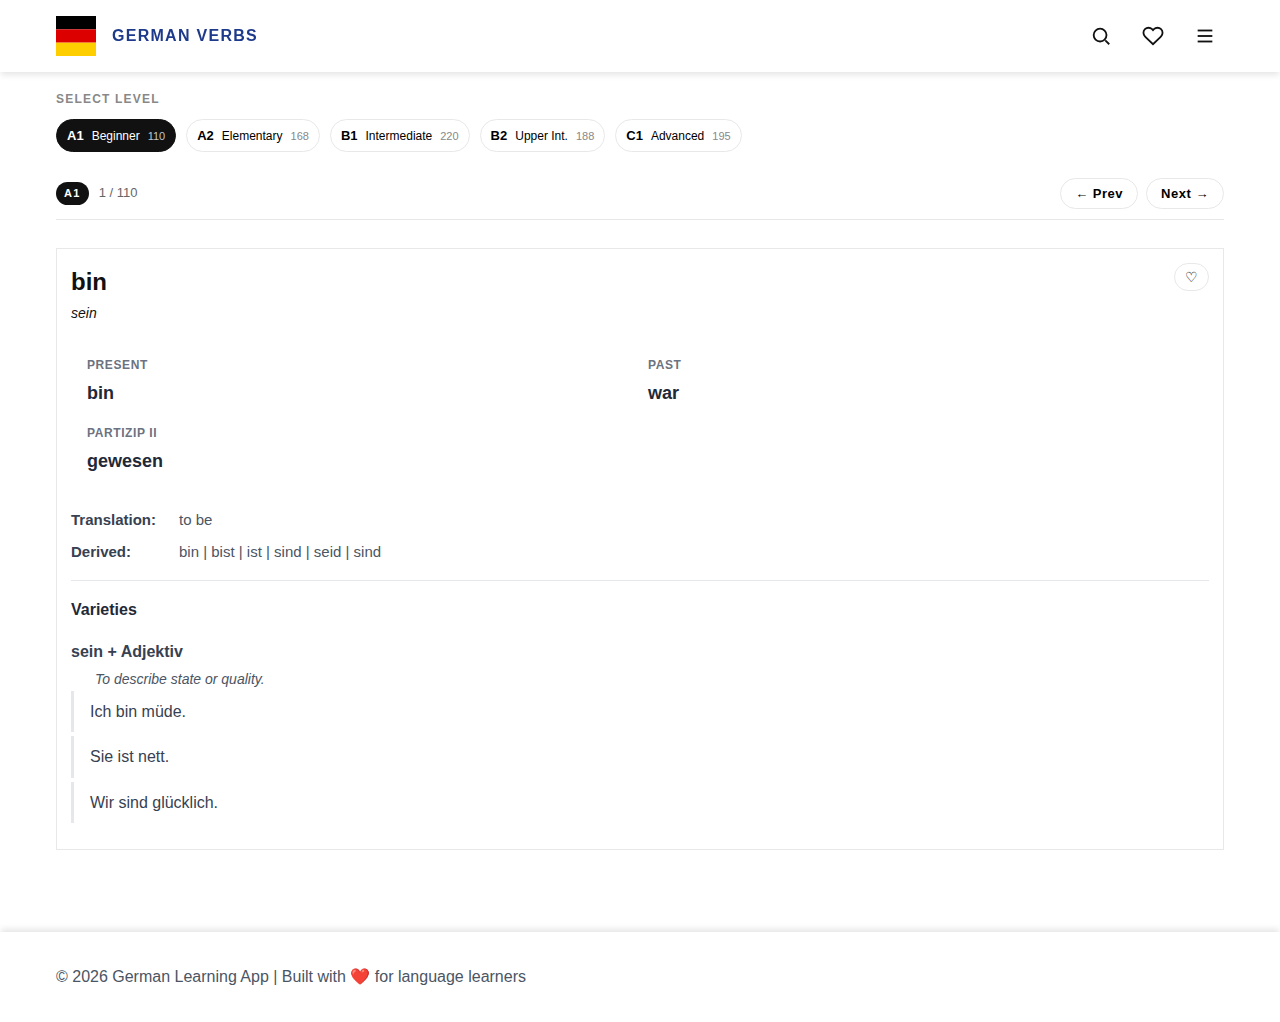
<file: index.html>
<!DOCTYPE html>
<html lang="en">
<head>
  <meta charset="UTF-8">
  <meta name="viewport" content="width=device-width, initial-scale=1.0">
  <title>German Verbs Learning App</title>
  <link rel="stylesheet" href="style.css">
  <link rel="icon" href="data:image/svg+xml,<svg xmlns=%22http://www.w3.org/2000/svg%22 viewBox=%220 0 100 100%22><text y=%22.9em%22 font-size=%2290%22>🇩🇪</text></svg>">
</head>
<body>
  <header class="main-header">
    <div class="container">
      <div class="header-content">
        <div class="logo">
          <svg width="40" height="40" viewBox="0 0 40 40" fill="none" xmlns="http://www.w3.org/2000/svg">
            <rect width="40" height="13.33" fill="#000"/>
            <rect y="13.33" width="40" height="13.33" fill="#DD0000"/>
            <rect y="26.67" width="40" height="13.33" fill="#FFCE00"/>
          </svg>
          <h1>German Verbs</h1>
        </div>
        <div class="header-actions">
          <button class="icon-btn" id="btnGlobalSearch" type="button" aria-label="Search">
            <svg viewBox="0 0 24 24" width="22" height="22" fill="none" stroke="currentColor" stroke-width="2"><circle cx="11" cy="11" r="7"></circle><path d="M21 21l-4.3-4.3"></path></svg>
          </button>
          <button class="icon-btn" id="btnSaved" type="button" aria-label="Saved words">
            <svg viewBox="0 0 24 24" width="22" height="22" fill="none" stroke="currentColor" stroke-width="2"><path d="M20.8 4.6a5.5 5.5 0 0 0-7.8 0L12 5.6l-1-1a5.5 5.5 0 0 0-7.8 7.8l1 1L12 21l7.8-7.6 1-1a5.5 5.5 0 0 0 0-7.8z"></path></svg>
          </button>
          <button class="icon-btn menu-btn" type="button" aria-label="Menu" aria-expanded="false">
            <svg viewBox="0 0 24 24" width="22" height="22" fill="none" stroke="currentColor" stroke-width="2"><path d="M4 6h16"></path><path d="M4 12h16"></path><path d="M4 18h16"></path></svg>
          </button>
        </div>
      </div>
    </div>
  </header>

  <div class="drawer-backdrop" hidden></div>
  <aside class="drawer" hidden>
    <div class="drawer-top">
      <div class="drawer-title">Menu</div>
      <button class="icon-btn drawer-close" type="button" aria-label="Close">
        <svg viewBox="0 0 24 24" width="22" height="22" fill="none" stroke="currentColor" stroke-width="2"><path d="M18 6L6 18"></path><path d="M6 6l12 12"></path></svg>
      </button>
    </div>
    <nav class="drawer-nav">
      <a href="index.html" class="drawer-link drawer-link--active">🔤 Verbs</a>
      <a href="nouns.html" class="drawer-link">📦 Nouns</a>
      <a href="adjectives.html" class="drawer-link">🎨 Adjectives</a>
      <a href="adverbs.html" class="drawer-link">💨 Adverbs</a>
      <a href="practice.html" class="drawer-link">✅ Practice</a>
      <a href="grammar.html" class="drawer-link">📖 Grammar</a>
    </nav>
    <div class="drawer-section">
      <div class="drawer-section-title">Review</div>
      <button class="drawer-chip" id="btnMarkLearned" type="button">Mark learned</button>
      <button class="drawer-chip" id="btnMarkUnlearned" type="button">Mark not learned</button>
      <details class="drawer-acc" open><summary>Learned</summary><div id="drawerLearnedList" class="drawer-list"></div></details>
      <details class="drawer-acc"><summary>Not learned</summary><div id="drawerUnlearnedList" class="drawer-list"></div></details>
    </div>
  </aside>

  <div class="modal" id="globalSearchModal" hidden>
    <div class="modal__backdrop" data-close="globalSearchModal"></div>
    <div class="modal__panel">
      <div class="modal__top"><div class="modal__title">Search Verbs</div><button class="icon-btn" data-close="globalSearchModal" aria-label="Close">✕</button></div>
      <input id="globalSearchInput" class="modal__input" placeholder="Type to search…" />
      <div id="globalSearchResults" class="modal__results"></div>
    </div>
  </div>

  <div class="modal" id="savedModal" hidden>
    <div class="modal__backdrop" data-close="savedModal"></div>
    <div class="modal__panel">
      <div class="modal__top"><div class="modal__title">Saved Words</div><button class="icon-btn" data-close="savedModal" aria-label="Close">✕</button></div>
      <div id="savedResults" class="modal__results"></div>
    </div>
  </div>

  <main class="main-content">
    <div class="container">
      <section class="level-section">
        <h3>Select Level</h3>
        <div class="level-buttons">
          <button class="level-btn active" data-level="a1"><span class="level-badge">A1</span><span class="level-name">Beginner</span><span class="level-count" id="count-a1">0</span><div class="level-dropdown" id="dropdown-a1"></div></button>
          <button class="level-btn" data-level="a2"><span class="level-badge">A2</span><span class="level-name">Elementary</span><span class="level-count" id="count-a2">0</span><div class="level-dropdown" id="dropdown-a2"></div></button>
          <button class="level-btn" data-level="b1"><span class="level-badge">B1</span><span class="level-name">Intermediate</span><span class="level-count" id="count-b1">0</span><div class="level-dropdown" id="dropdown-b1"></div></button>
          <button class="level-btn" data-level="b2"><span class="level-badge">B2</span><span class="level-name">Upper Int.</span><span class="level-count" id="count-b2">0</span><div class="level-dropdown" id="dropdown-b2"></div></button>
          <button class="level-btn" data-level="c1"><span class="level-badge">C1</span><span class="level-name">Advanced</span><span class="level-count" id="count-c1">0</span><div class="level-dropdown" id="dropdown-c1"></div></button>
        </div>
      </section>
      <section class="verbs-section">
        <div id="verbs-list" class="verbs-list"></div>
      </section>
    </div>
  </main>

  <footer class="main-footer"><div class="container"><p>&copy; 2026 German Learning App | Built with ❤️ for language learners</p></div></footer>

  <script src="shared.js"></script>
  <script>
    const menuBtn=document.querySelector(".menu-btn"),drawer=document.querySelector(".drawer"),backdrop=document.querySelector(".drawer-backdrop"),closeBtn=document.querySelector(".drawer-close");
    function openMenu(){drawer.hidden=false;backdrop.hidden=false;menuBtn?.setAttribute("aria-expanded","true");}
    function closeMenu(){drawer.hidden=true;backdrop.hidden=true;menuBtn?.setAttribute("aria-expanded","false");}
    menuBtn?.addEventListener("click",openMenu);closeBtn?.addEventListener("click",closeMenu);backdrop?.addEventListener("click",closeMenu);
    SharedApp.initSavedModal();
  </script>
  <script type="module" src="app.js"></script>
</body>
</html>
</file>
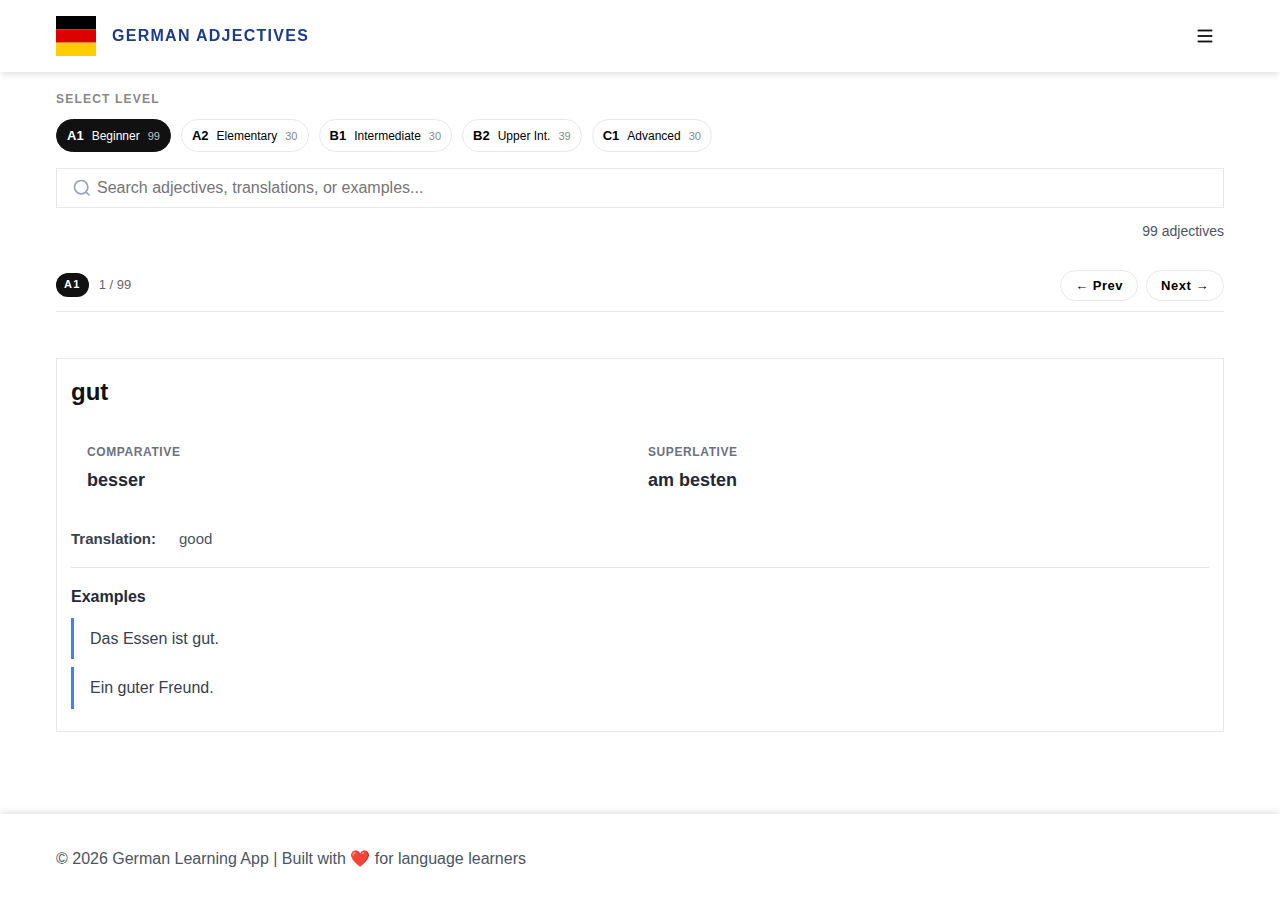
<file: adjectives.html>
<!DOCTYPE html>
<html lang="en">
<head>
  <meta charset="UTF-8" />
  <meta name="viewport" content="width=device-width, initial-scale=1.0" />
  <title>German Adjectives Learning App</title>
  <link rel="stylesheet" href="style.css" />
  <link rel="icon" href="data:image/svg+xml,<svg xmlns=%22http://www.w3.org/2000/svg%22 viewBox=%220 0 100 100%22><text y=%22.9em%22 font-size=%2290%22>🇩🇪</text></svg>">
</head>
<body>
  <header class="main-header">
    <div class="container">
      <div class="header-content">
        <div class="logo">
          <svg width="40" height="40" viewBox="0 0 40 40" fill="none" xmlns="http://www.w3.org/2000/svg">
            <rect width="40" height="13.33" fill="#000"/>
            <rect y="13.33" width="40" height="13.33" fill="#DD0000"/>
            <rect y="26.67" width="40" height="13.33" fill="#FFCE00"/>
          </svg>
          <h1>German Adjectives</h1>
        </div>
        <div class="header-actions">
          <button class="icon-btn menu-btn" type="button" aria-label="Menu" aria-expanded="false">
            <svg viewBox="0 0 24 24" width="22" height="22" fill="none" stroke="currentColor" stroke-width="2">
              <path d="M4 6h16"></path><path d="M4 12h16"></path><path d="M4 18h16"></path>
            </svg>
          </button>
        </div>
      </div>
    </div>
  </header>

  <div class="drawer-backdrop" hidden></div>
  <aside class="drawer" hidden>
    <div class="drawer-top">
      <div class="drawer-title">Menu</div>
      <button class="icon-btn drawer-close" type="button" aria-label="Close menu">
        <svg viewBox="0 0 24 24" width="22" height="22" fill="none" stroke="currentColor" stroke-width="2">
          <path d="M18 6L6 18"></path><path d="M6 6l12 12"></path>
        </svg>
      </button>
    </div>
    <nav class="drawer-nav">
      <a href="index.html" class="drawer-link">🔤 Verbs</a>
      <a href="nouns.html" class="drawer-link">📦 Nouns</a>
      <a href="adjectives.html" class="drawer-link drawer-link--active">🎨 Adjectives</a>
      <a href="adverbs.html" class="drawer-link">💨 Adverbs</a>
      <a href="practice.html" class="drawer-link">✅ Practice</a>
      <a href="grammar.html" class="drawer-link">📖 Grammar</a>
    </nav>
    <div class="drawer-section">
      <div class="drawer-section-title">Review</div>
      <button class="drawer-chip" id="btnMarkLearned" type="button">Mark learned</button>
      <button class="drawer-chip" id="btnMarkUnlearned" type="button">Mark not learned</button>
      <details class="drawer-acc" open>
        <summary>Learned</summary>
        <div id="drawerLearnedList" class="drawer-list"></div>
      </details>
      <details class="drawer-acc">
        <summary>Not learned</summary>
        <div id="drawerUnlearnedList" class="drawer-list"></div>
      </details>
    </div>
  </aside>

  <main class="main-content">
    <div class="container">
      <section class="level-section">
        <h3>Select Level</h3>
        <div class="level-buttons">
          <button class="level-btn active" data-level="a1">
            <span class="level-badge">A1</span>
            <span class="level-name">Beginner</span>
            <span class="level-count" id="count-a1">0</span>
          </button>
          <button class="level-btn" data-level="a2">
            <span class="level-badge">A2</span>
            <span class="level-name">Elementary</span>
            <span class="level-count" id="count-a2">0</span>
          </button>
          <button class="level-btn" data-level="b1">
            <span class="level-badge">B1</span>
            <span class="level-name">Intermediate</span>
            <span class="level-count" id="count-b1">0</span>
          </button>
          <button class="level-btn" data-level="b2">
            <span class="level-badge">B2</span>
            <span class="level-name">Upper Int.</span>
            <span class="level-count" id="count-b2">0</span>
          </button>
          <button class="level-btn" data-level="c1">
            <span class="level-badge">C1</span>
            <span class="level-name">Advanced</span>
            <span class="level-count" id="count-c1">0</span>
          </button>
        </div>
      </section>

      <section class="search-section">
        <div class="search-container">
          <svg class="search-icon" width="20" height="20" viewBox="0 0 24 24" fill="none" stroke="currentColor" stroke-width="2">
            <circle cx="11" cy="11" r="8"></circle>
            <path d="m21 21-4.35-4.35"></path>
          </svg>
          <input type="text" id="search-input" class="search-input" placeholder="Search adjectives, translations, or examples..." aria-label="Search adjectives" />
          <button id="clear-search" class="clear-search" aria-label="Clear search" style="display: none;">
            <svg width="20" height="20" viewBox="0 0 24 24" fill="none" stroke="currentColor" stroke-width="2">
              <line x1="18" y1="6" x2="6" y2="18"></line>
              <line x1="6" y1="6" x2="18" y2="18"></line>
            </svg>
          </button>
        </div>
        <div class="verb-count-container">
          <span id="adjective-count" class="verb-count"></span>
        </div>
      </section>

      <section class="verbs-section">
        <div id="study-root" class="study-root"></div>
      </section>
    </div>
  </main>

  <footer class="main-footer">
    <div class="container">
      <p>&copy; 2026 German Learning App | Built with ❤️ for language learners</p>
    </div>
  </footer>

  <script>
    const menuBtn = document.querySelector(".menu-btn");
    const drawer = document.querySelector(".drawer");
    const backdrop = document.querySelector(".drawer-backdrop");
    const closeBtn = document.querySelector(".drawer-close");
    function openMenu(){ drawer.hidden=false; backdrop.hidden=false; menuBtn?.setAttribute("aria-expanded","true"); }
    function closeMenu(){ drawer.hidden=true; backdrop.hidden=true; menuBtn?.setAttribute("aria-expanded","false"); }
    menuBtn?.addEventListener("click", openMenu);
    closeBtn?.addEventListener("click", closeMenu);
    backdrop?.addEventListener("click", closeMenu);
  </script>
  <script type="module" src="adjectives.js"></script>
</body>
</html>
</file>
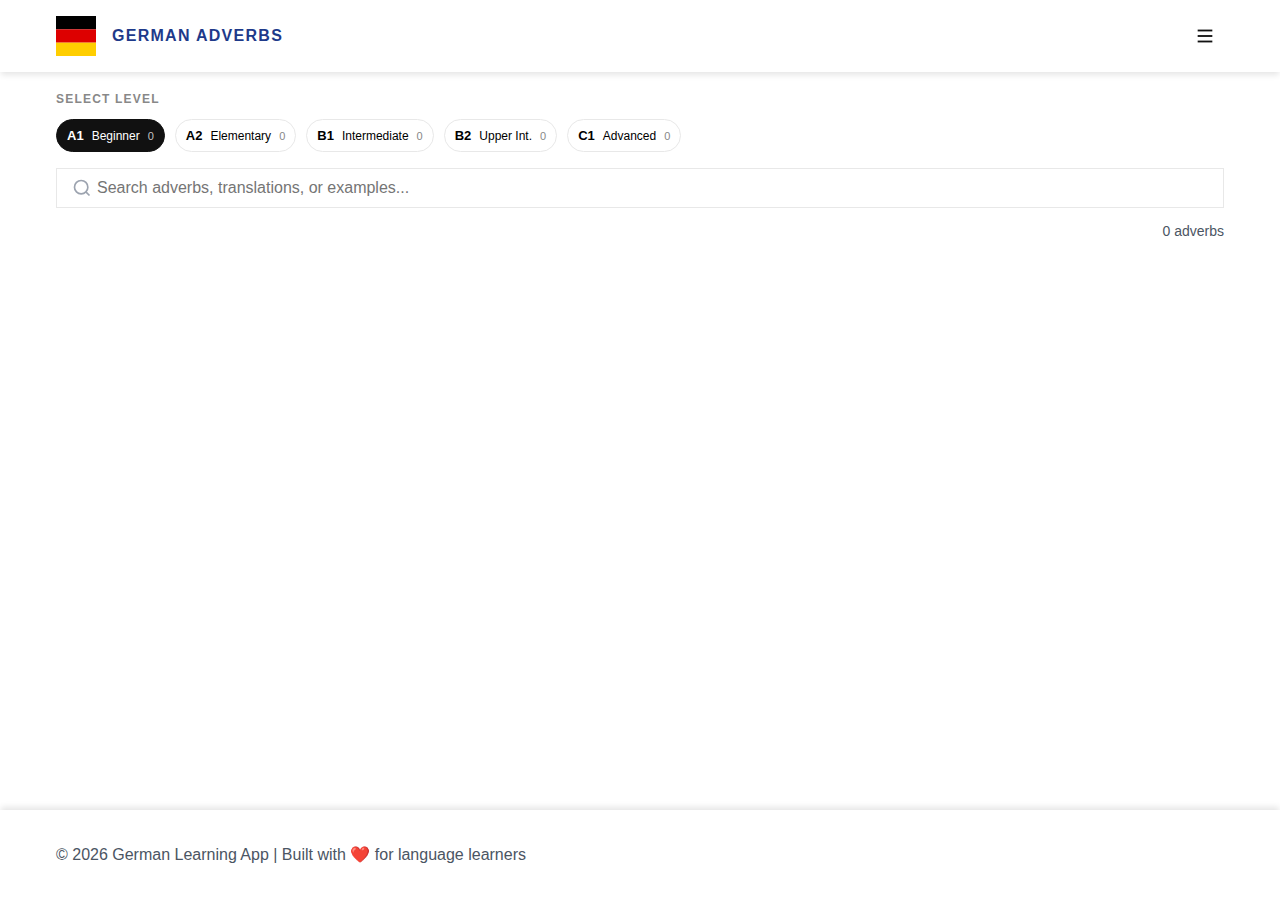
<file: adverbs.html>
<!DOCTYPE html>
<html lang="en">
<head>
  <meta charset="UTF-8" />
  <meta name="viewport" content="width=device-width, initial-scale=1.0" />
  <title>German Adverbs Learning App</title>
  <link rel="stylesheet" href="style.css" />
  <link rel="icon" href="data:image/svg+xml,<svg xmlns=%22http://www.w3.org/2000/svg%22 viewBox=%220 0 100 100%22><text y=%22.9em%22 font-size=%2290%22>🇩🇪</text></svg>">
</head>
<body>
  <header class="main-header">
    <div class="container">
      <div class="header-content">
        <div class="logo">
          <svg width="40" height="40" viewBox="0 0 40 40" fill="none" xmlns="http://www.w3.org/2000/svg">
            <rect width="40" height="13.33" fill="#000"/>
            <rect y="13.33" width="40" height="13.33" fill="#DD0000"/>
            <rect y="26.67" width="40" height="13.33" fill="#FFCE00"/>
          </svg>
          <h1>German Adverbs</h1>
        </div>
        <div class="header-actions">
          <button class="icon-btn menu-btn" type="button" aria-label="Menu" aria-expanded="false">
            <svg viewBox="0 0 24 24" width="22" height="22" fill="none" stroke="currentColor" stroke-width="2">
              <path d="M4 6h16"></path><path d="M4 12h16"></path><path d="M4 18h16"></path>
            </svg>
          </button>
        </div>
      </div>
    </div>
  </header>

  <div class="drawer-backdrop" hidden></div>
  <aside class="drawer" hidden>
    <div class="drawer-top">
      <div class="drawer-title">Menu</div>
      <button class="icon-btn drawer-close" type="button" aria-label="Close menu">
        <svg viewBox="0 0 24 24" width="22" height="22" fill="none" stroke="currentColor" stroke-width="2">
          <path d="M18 6L6 18"></path><path d="M6 6l12 12"></path>
        </svg>
      </button>
    </div>
    <nav class="drawer-nav">
      <a href="index.html" class="drawer-link">🔤 Verbs</a>
      <a href="nouns.html" class="drawer-link">📦 Nouns</a>
      <a href="adjectives.html" class="drawer-link">🎨 Adjectives</a>
      <a href="adverbs.html" class="drawer-link drawer-link--active">💨 Adverbs</a>
      <a href="practice.html" class="drawer-link">✅ Practice</a>
      <a href="grammar.html" class="drawer-link">📖 Grammar</a>
    </nav>
    <div class="drawer-section">
      <div class="drawer-section-title">Review</div>
      <button class="drawer-chip" id="btnMarkLearned" type="button">Mark learned</button>
      <button class="drawer-chip" id="btnMarkUnlearned" type="button">Mark not learned</button>
      <details class="drawer-acc" open>
        <summary>Learned</summary>
        <div id="drawerLearnedList" class="drawer-list"></div>
      </details>
      <details class="drawer-acc">
        <summary>Not learned</summary>
        <div id="drawerUnlearnedList" class="drawer-list"></div>
      </details>
    </div>
  </aside>

  <main class="main-content">
    <div class="container">
      <section class="level-section">
        <h3>Select Level</h3>
        <div class="level-buttons">
          <button class="level-btn active" data-level="a1">
            <span class="level-badge">A1</span>
            <span class="level-name">Beginner</span>
            <span class="level-count" id="count-a1">0</span>
          </button>
          <button class="level-btn" data-level="a2">
            <span class="level-badge">A2</span>
            <span class="level-name">Elementary</span>
            <span class="level-count" id="count-a2">0</span>
          </button>
          <button class="level-btn" data-level="b1">
            <span class="level-badge">B1</span>
            <span class="level-name">Intermediate</span>
            <span class="level-count" id="count-b1">0</span>
          </button>
          <button class="level-btn" data-level="b2">
            <span class="level-badge">B2</span>
            <span class="level-name">Upper Int.</span>
            <span class="level-count" id="count-b2">0</span>
          </button>
          <button class="level-btn" data-level="c1">
            <span class="level-badge">C1</span>
            <span class="level-name">Advanced</span>
            <span class="level-count" id="count-c1">0</span>
          </button>
        </div>
      </section>

      <section class="search-section">
        <div class="search-container">
          <svg class="search-icon" width="20" height="20" viewBox="0 0 24 24" fill="none" stroke="currentColor" stroke-width="2">
            <circle cx="11" cy="11" r="8"></circle>
            <path d="m21 21-4.35-4.35"></path>
          </svg>
          <input id="search-input" class="search-input" type="text" placeholder="Search adverbs, translations, or examples..." />
          <button id="clear-search" class="clear-search" style="display:none;" type="button">
            <svg width="20" height="20" viewBox="0 0 24 24" fill="none" stroke="currentColor" stroke-width="2">
              <line x1="18" y1="6" x2="6" y2="18"></line>
              <line x1="6" y1="6" x2="18" y2="18"></line>
            </svg>
          </button>
        </div>
        <div class="verb-count-container">
          <span id="adverb-count" class="verb-count">0 adverbs</span>
        </div>
      </section>

      <section class="verbs-section">
        <div id="study-root" class="study-root"></div>
      </section>
    </div>
  </main>

  <footer class="main-footer">
    <div class="container">
      <p>&copy; 2026 German Learning App | Built with ❤️ for language learners</p>
    </div>
  </footer>

  <script>
    const menuBtn = document.querySelector(".menu-btn");
    const drawer = document.querySelector(".drawer");
    const backdrop = document.querySelector(".drawer-backdrop");
    const closeBtn = document.querySelector(".drawer-close");
    function openMenu(){ drawer.hidden=false; backdrop.hidden=false; menuBtn?.setAttribute("aria-expanded","true"); }
    function closeMenu(){ drawer.hidden=true; backdrop.hidden=true; menuBtn?.setAttribute("aria-expanded","false"); }
    menuBtn?.addEventListener("click", openMenu);
    closeBtn?.addEventListener("click", closeMenu);
    backdrop?.addEventListener("click", closeMenu);
  </script>
  <script type="module" src="adverbs.js"></script>
</body>
</html>
</file>
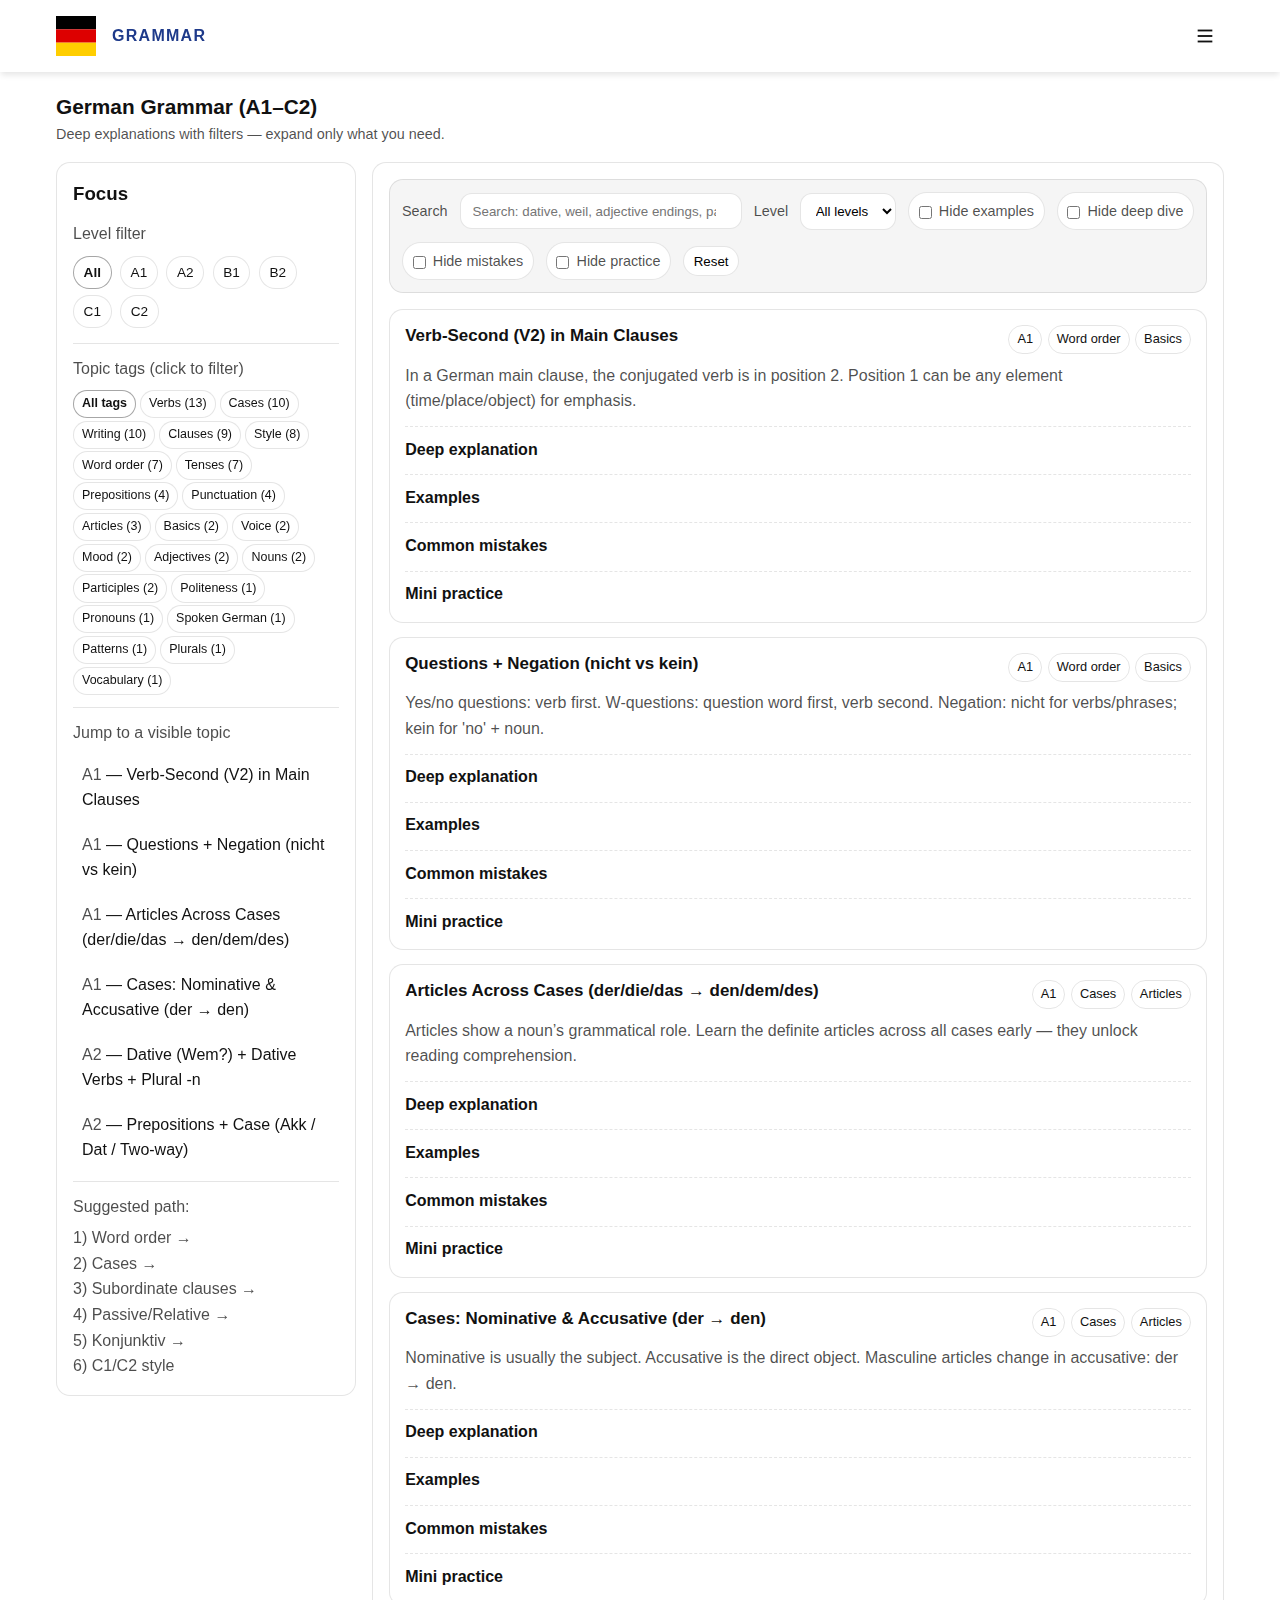
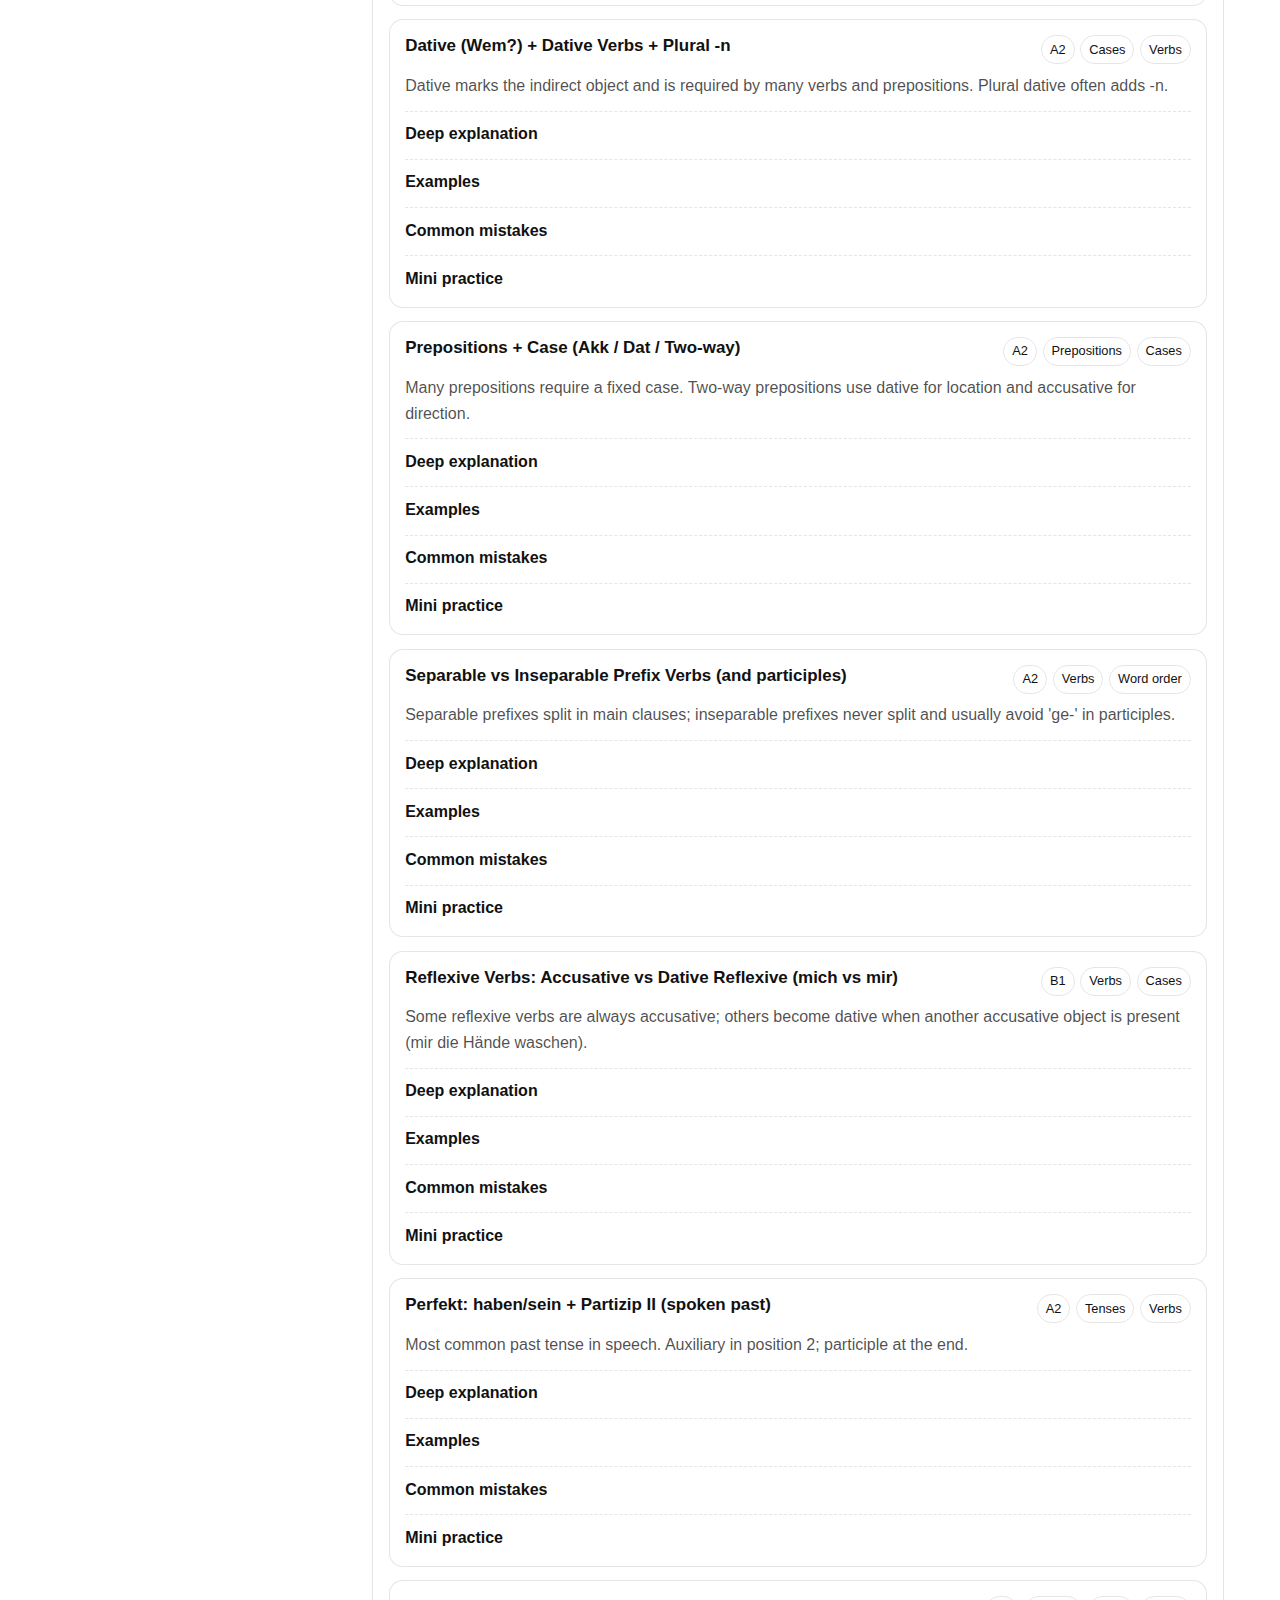
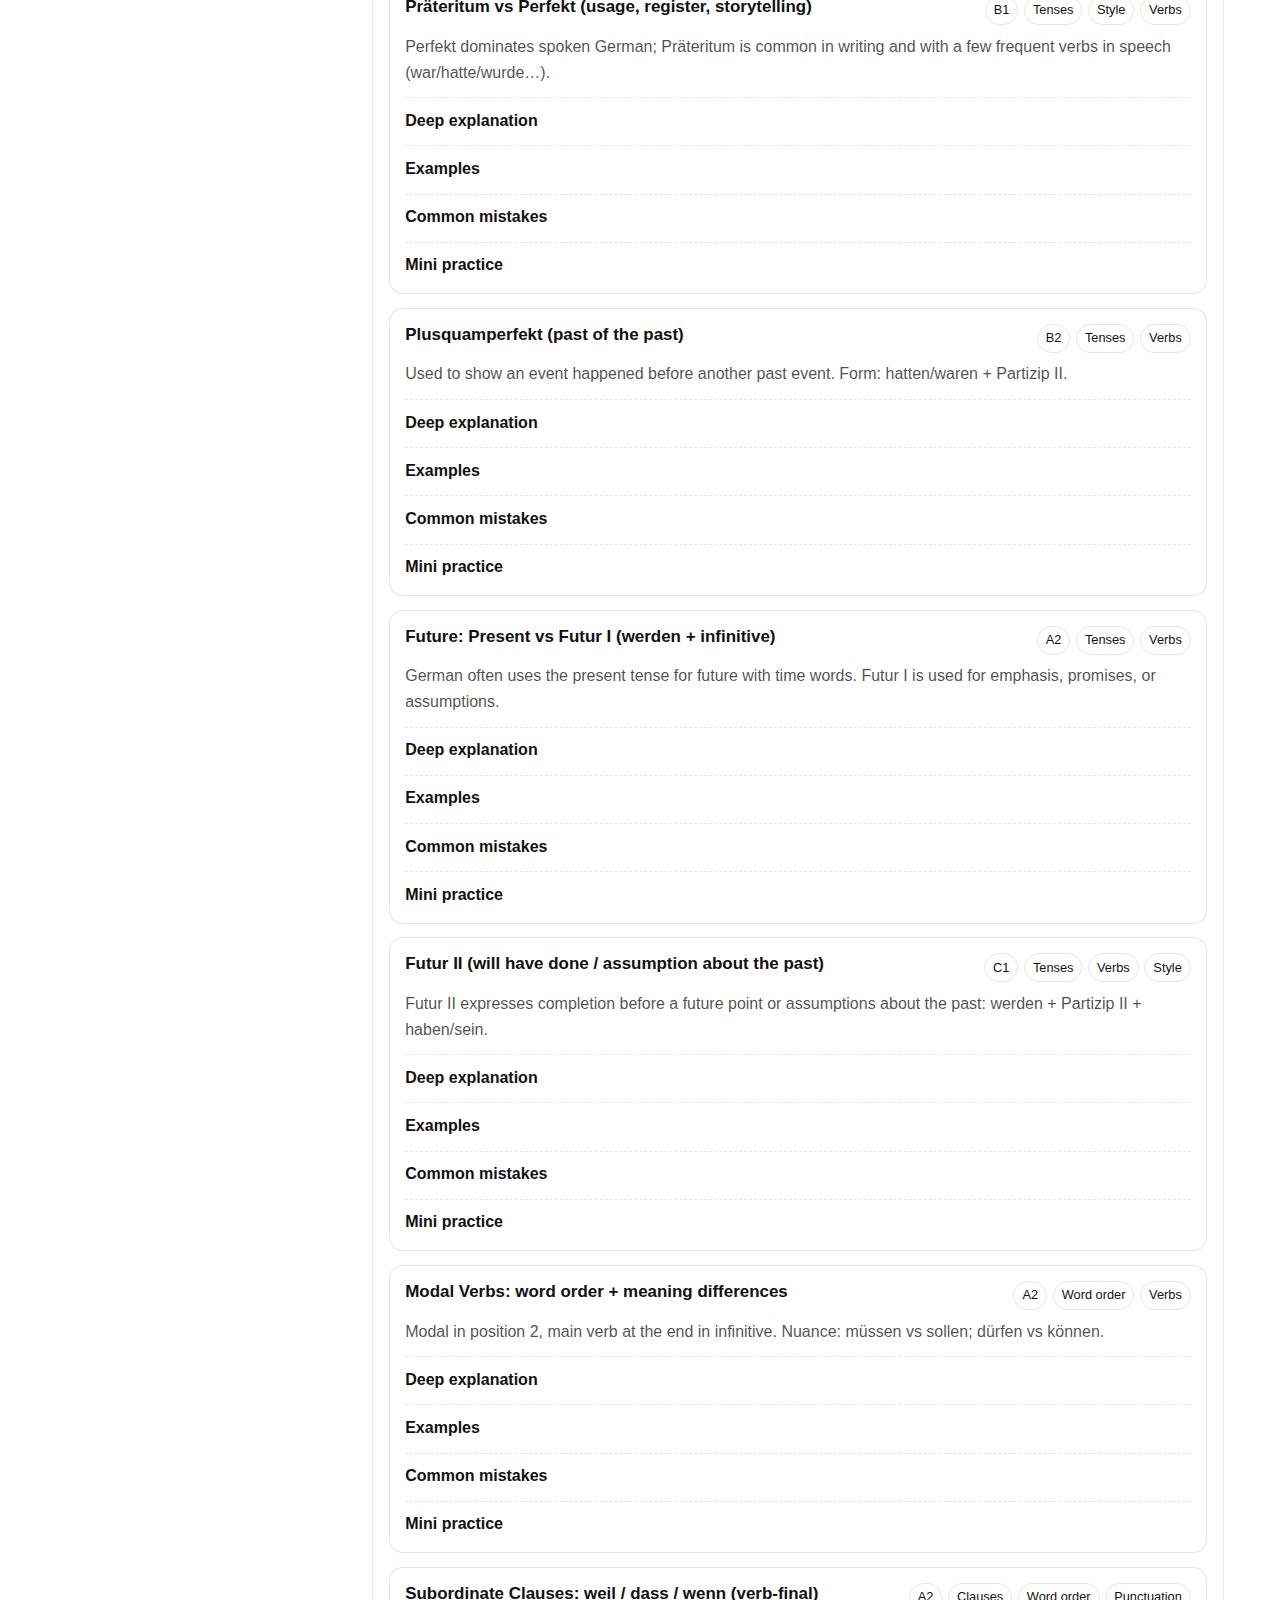
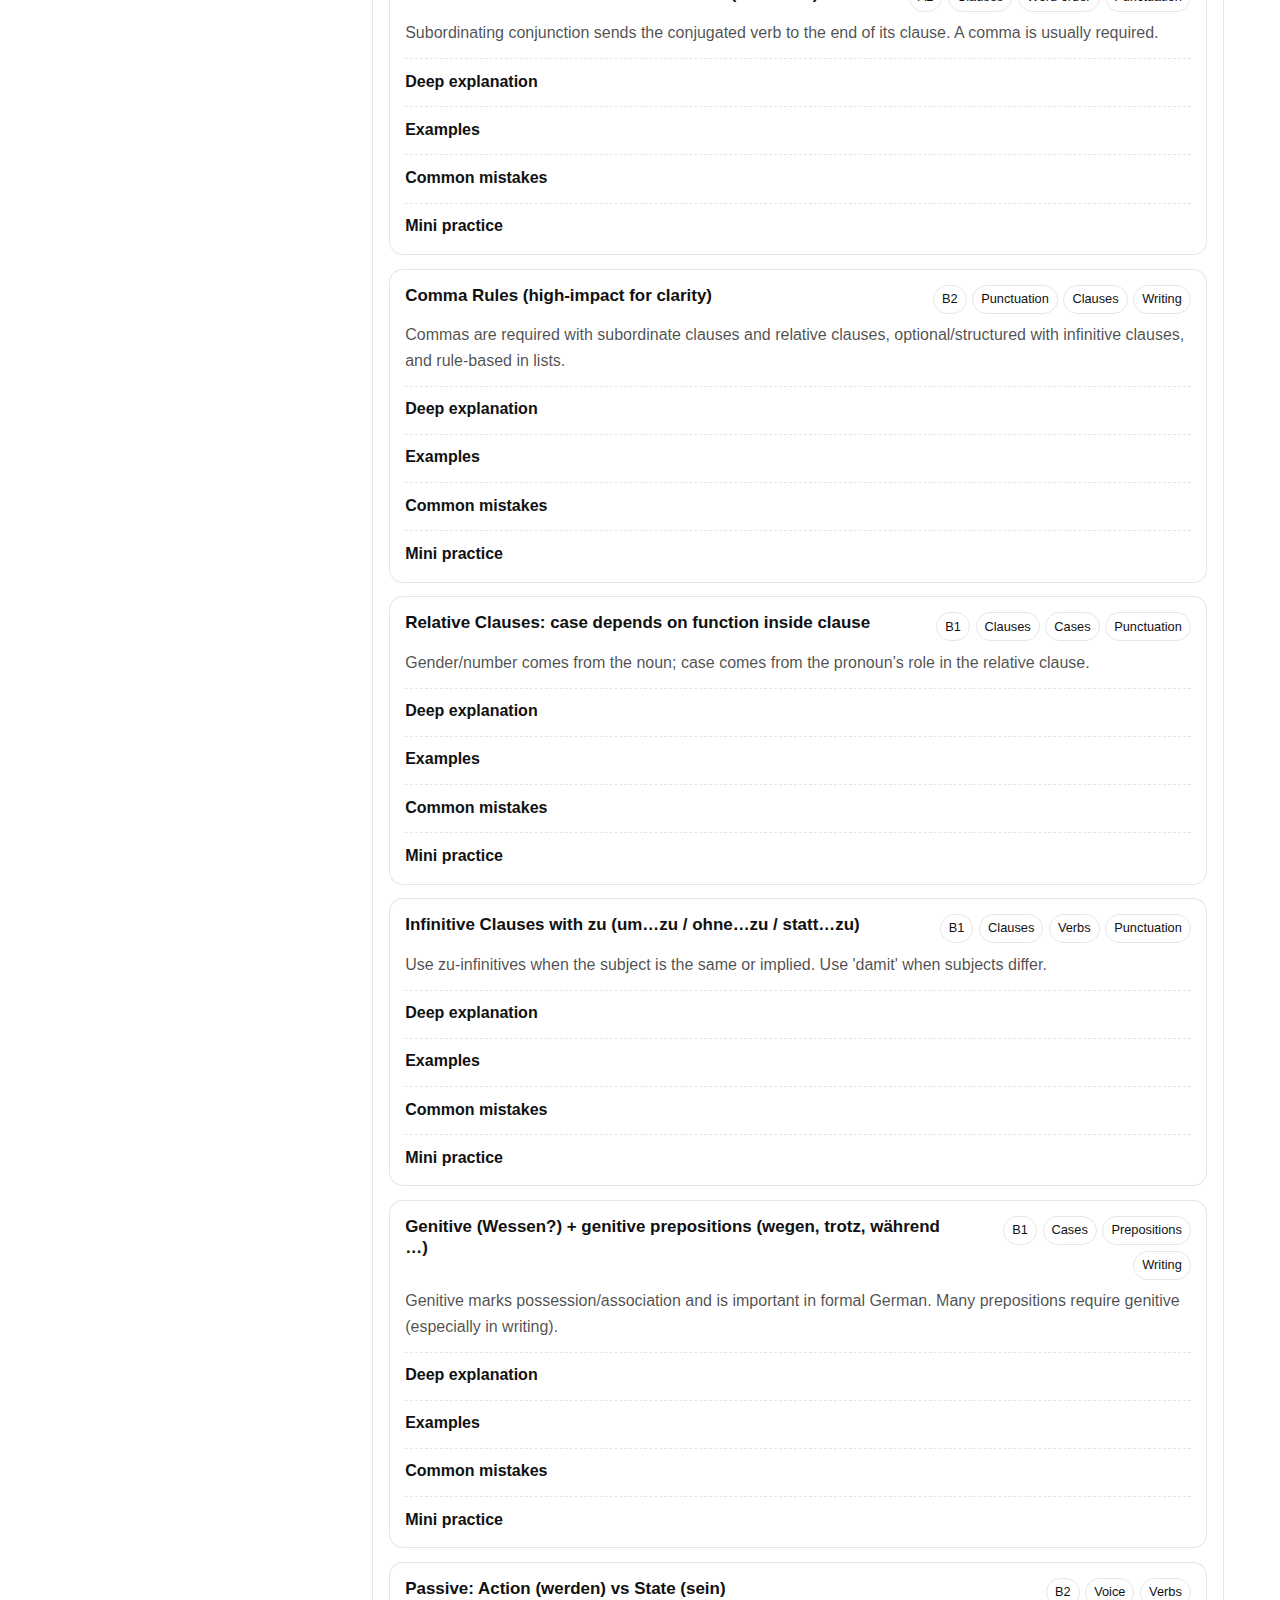
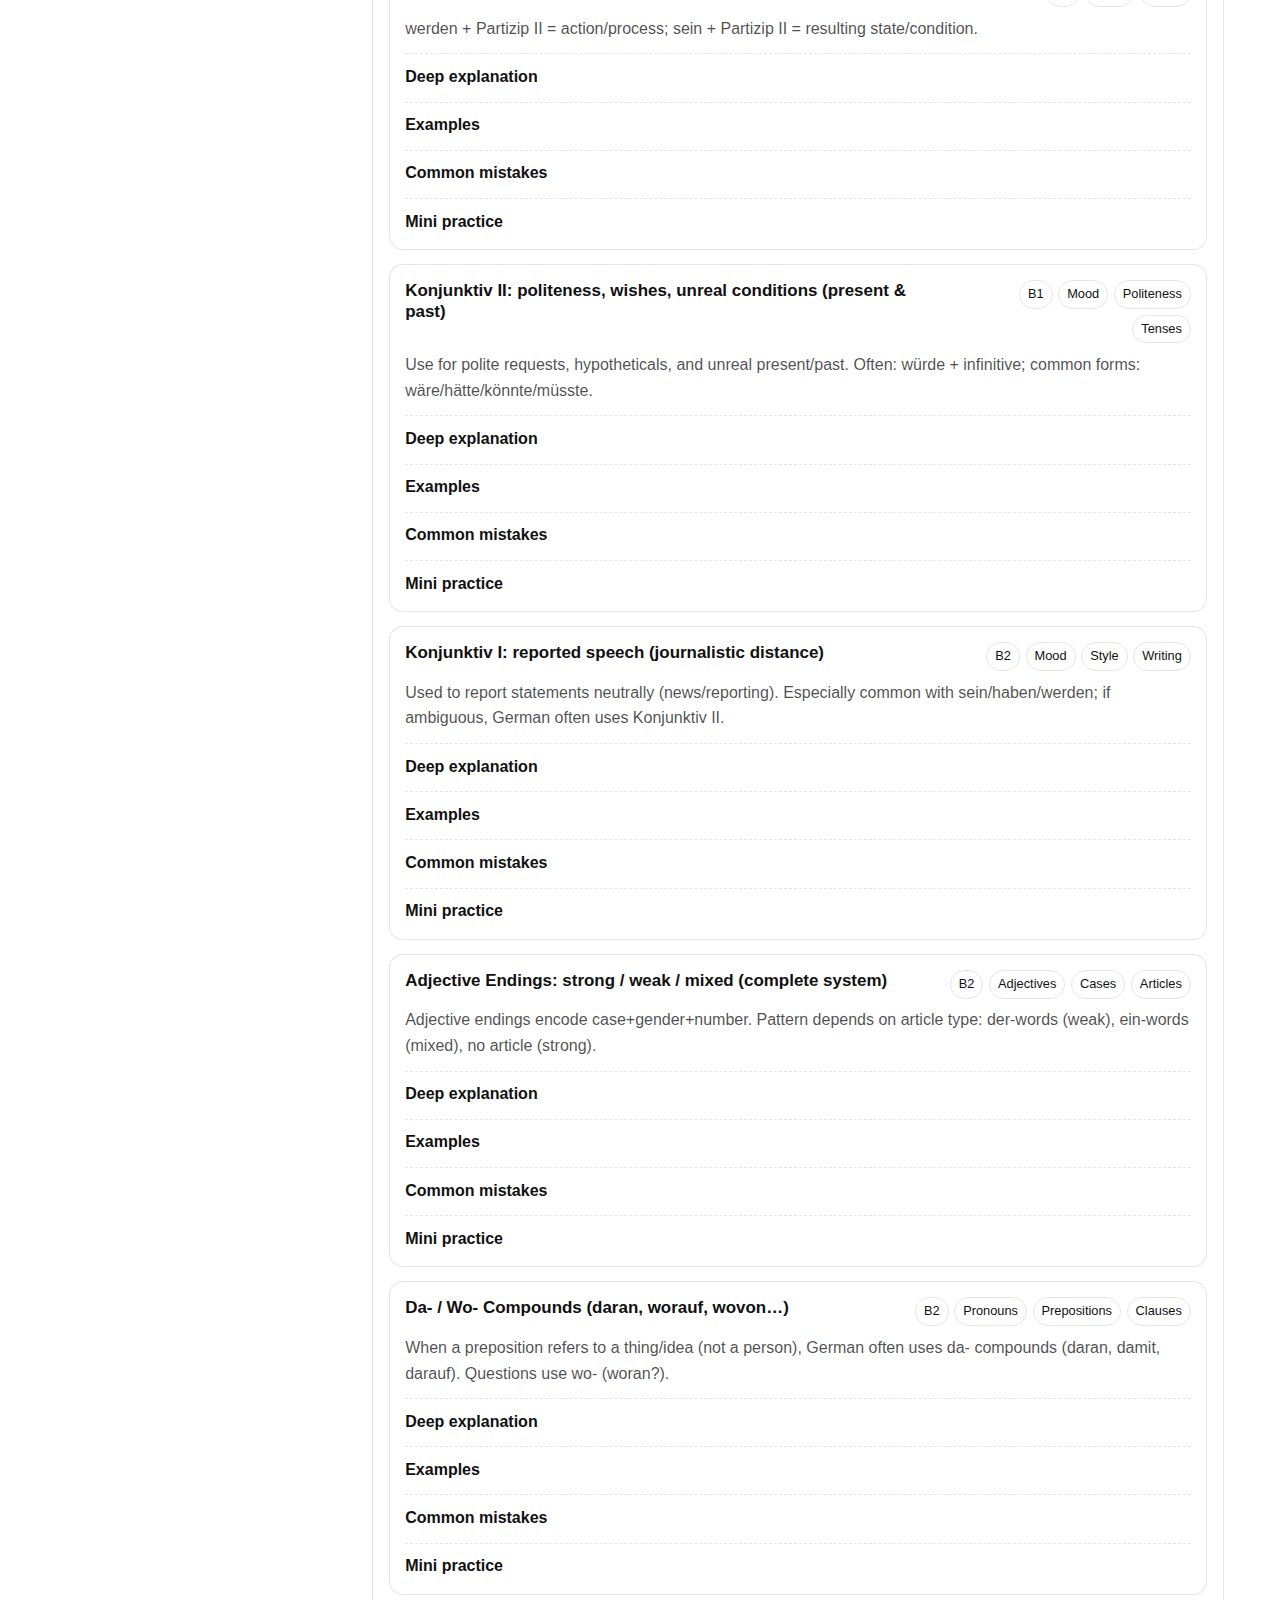
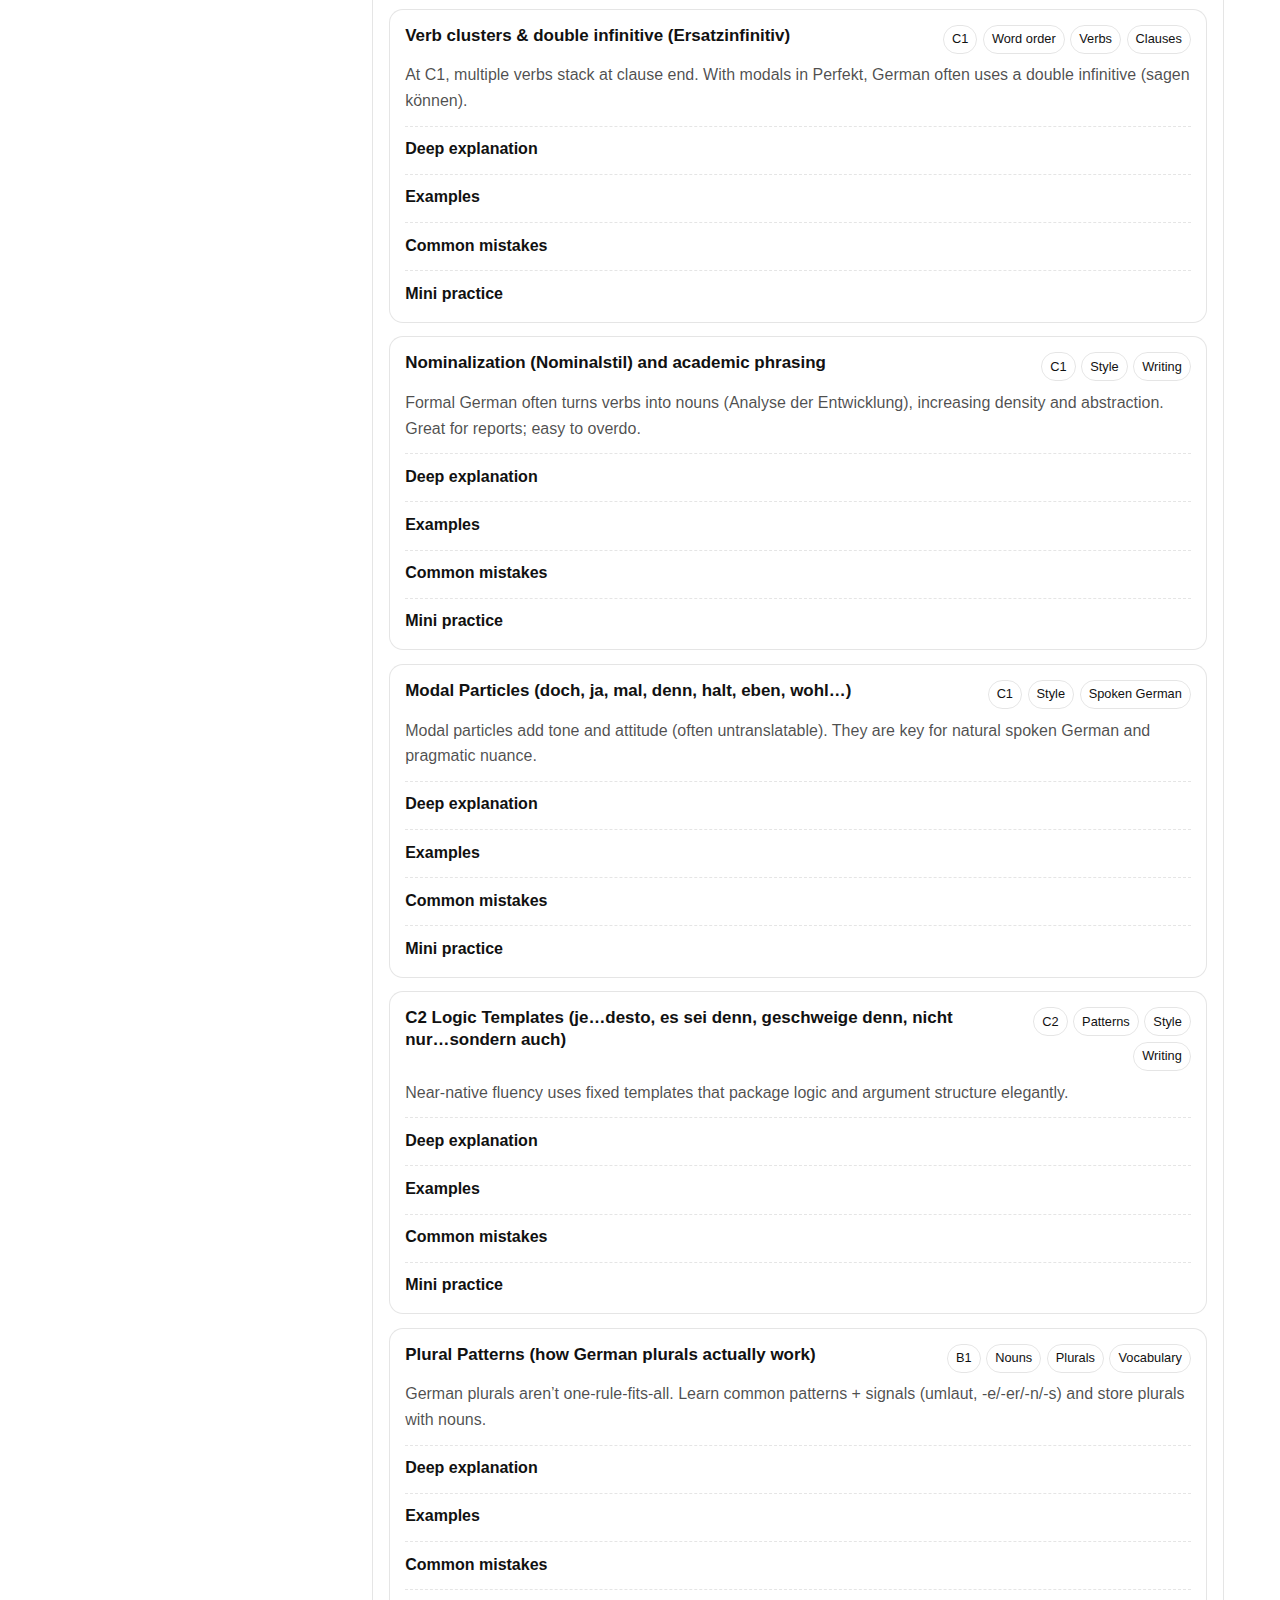
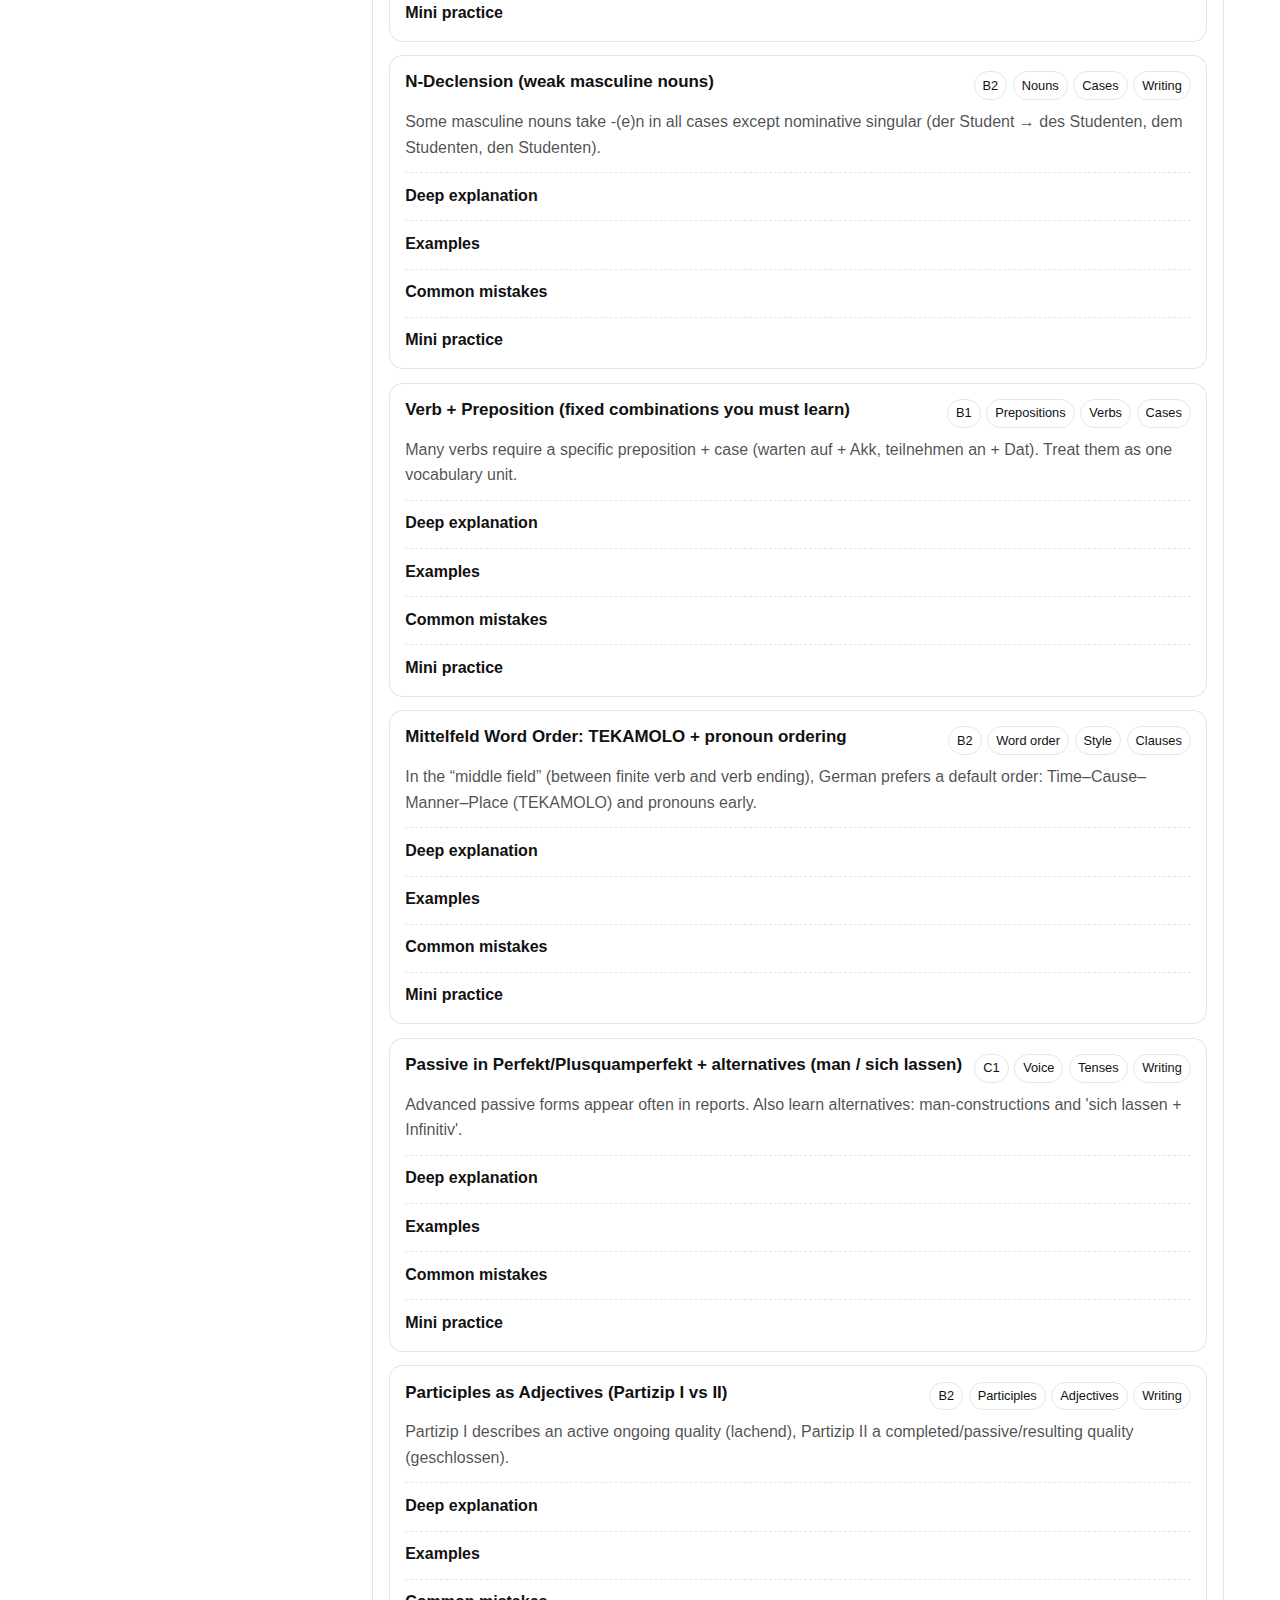
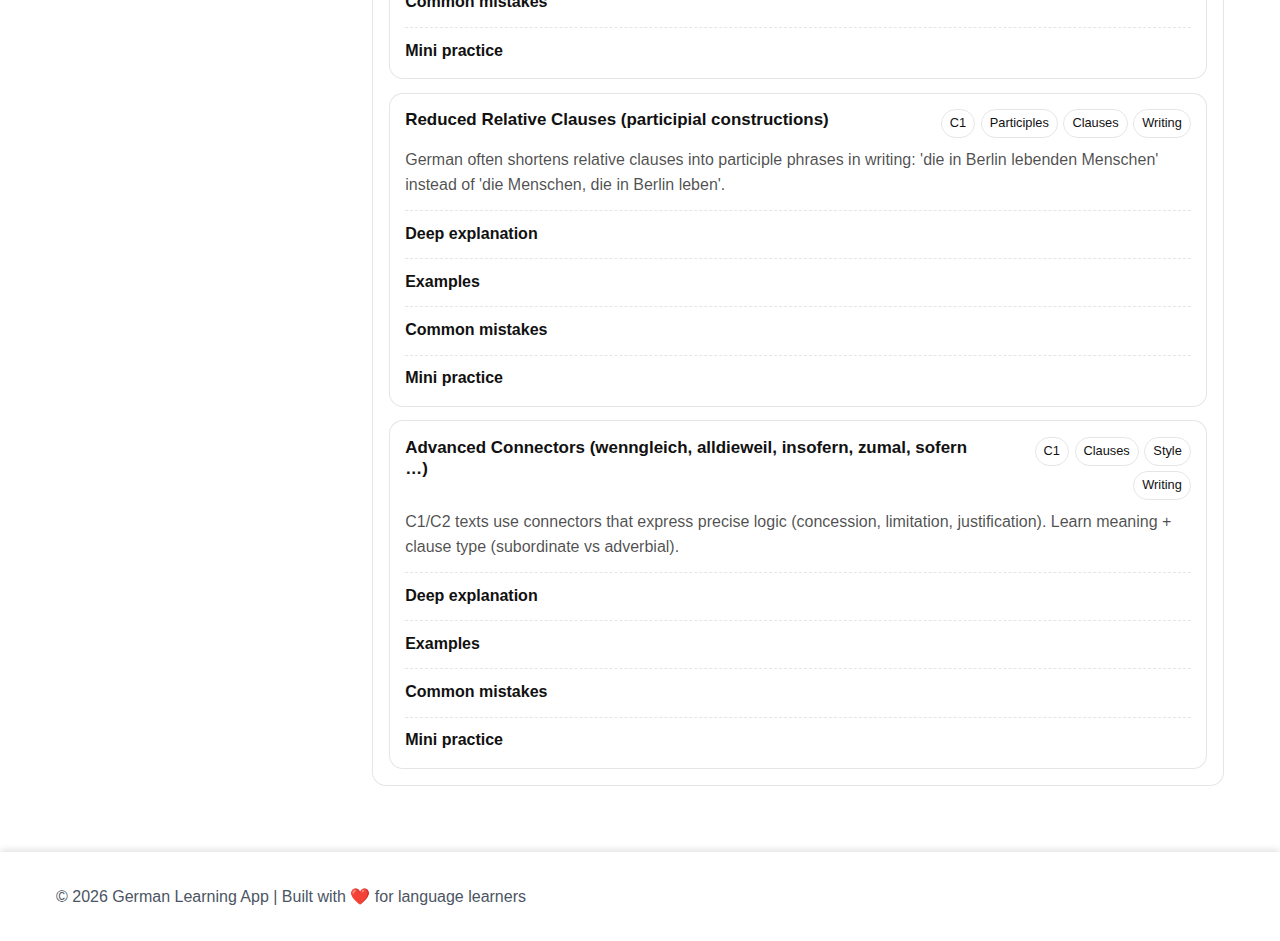
<file: grammar.html>
<!DOCTYPE html>
<html lang="en">
<head>
  <meta charset="UTF-8" />
  <meta name="viewport" content="width=device-width, initial-scale=1.0" />
  <title>German Grammar Knowledge Base (A1–C2)</title>
  <link rel="stylesheet" href="style.css" />
  <link rel="icon" href="data:image/svg+xml,<svg xmlns=%22http://www.w3.org/2000/svg%22 viewBox=%220 0 100 100%22><text y=%22.9em%22 font-size=%2290%22>🇩🇪</text></svg>">
  <style>
    :root{ --panel:rgba(0,0,0,.04); --border:rgba(0,0,0,.10); --muted:rgba(0,0,0,.70); --radius:14px; }
    .grammar-shell{ display:grid; grid-template-columns:300px 1fr; gap:1rem; align-items:start; }
    @media(max-width:980px){ .grammar-shell{ grid-template-columns:1fr; } .sidebar{ position:static!important; } }
    .sidebar{ position:sticky; top:1rem; border:1px solid var(--border); border-radius:var(--radius); background:white; padding:1rem; }
    .sidebar h3{ margin:0 0 .75rem; }
    .muted{ color:var(--muted); }
    .pill{ display:inline-block; padding:.28rem .6rem; border-radius:999px; border:1px solid var(--border); margin:.2rem .25rem .2rem 0; font-size:.85rem; cursor:pointer; user-select:none; background:white; }
    .pill.active{ border-color:rgba(0,0,0,.35); font-weight:800; }
    .chip{ display:inline-block; padding:.2rem .5rem; border-radius:999px; border:1px solid var(--border); font-size:.78rem; background:white; margin:.15rem .25rem 0 0; cursor:pointer; user-select:none; }
    .chip.active{ border-color:rgba(0,0,0,.35); font-weight:800; }
    .topic-links{ margin-top:.6rem; display:flex; flex-direction:column; gap:.35rem; max-height:46vh; overflow:auto; padding-right:.25rem; }
    .topic-links a{ text-decoration:none; padding:.35rem .5rem; border-radius:10px; border:1px solid transparent; color:inherit; }
    .topic-links a:hover{ background:var(--panel); border-color:var(--border); }
    .content-area{ border:1px solid var(--border); border-radius:var(--radius); background:white; padding:1rem; }
    .controls{ display:flex; gap:.75rem; flex-wrap:wrap; align-items:center; padding:.75rem; border:1px solid var(--border); border-radius:var(--radius); background:var(--panel); margin-bottom:1rem; }
    .controls label{ font-size:.9rem; color:var(--muted); }
    .controls input[type="search"]{ flex:1 1 280px; padding:.6rem .75rem; border-radius:12px; border:1px solid var(--border); background:white; outline:none; }
    .controls select{ padding:.55rem .65rem; border-radius:12px; border:1px solid var(--border); background:white; }
    .toggle{ display:flex; align-items:center; gap:.45rem; padding:.4rem .6rem; border-radius:999px; border:1px solid var(--border); background:white; user-select:none; }
    .toggle input{ transform:translateY(1px); }
    .topic-grid{ display:grid; grid-template-columns:1fr; gap:.85rem; }
    .topic-card{ border:1px solid var(--border); border-radius:var(--radius); padding:.95rem; background:white; }
    .topic-head{ display:flex; justify-content:space-between; gap:.75rem; align-items:flex-start; }
    .topic-title{ margin:0; font-size:1.06rem; line-height:1.25; }
    .topic-meta{ display:flex; gap:.35rem; flex-wrap:wrap; justify-content:flex-end; align-items:center; }
    .tag{ display:inline-block; padding:.2rem .5rem; border-radius:999px; border:1px solid var(--border); font-size:.8rem; white-space:nowrap; }
    .topic-summary{ margin:.55rem 0 0; color:var(--muted); }
    details{ margin-top:.75rem; border-top:1px dashed var(--border); padding-top:.6rem; }
    details>summary{ cursor:pointer; font-weight:800; list-style:none; }
    details>summary::-webkit-details-marker{ display:none; }
    .box{ margin-top:.6rem; padding:.75rem; border-radius:12px; border:1px solid var(--border); background:var(--panel); }
    .box p{ margin:.3rem 0; } .box ul{ margin:.4rem 0 .2rem 1.25rem; } .box ol{ margin:.4rem 0 .2rem 1.25rem; }
    .grammar-table{ width:100%; border-collapse:collapse; margin-top:.6rem; overflow:hidden; border-radius:12px; background:white; }
    .grammar-table th,.grammar-table td{ border:1px solid var(--border); padding:.55rem; vertical-align:top; }
    .empty-state{ display:none; padding:1.25rem; border:1px dashed var(--border); border-radius:var(--radius); background:rgba(0,0,0,.02); color:var(--muted); text-align:center; }
    .hide-examples .examples{display:none!important;} .hide-deep .deep{display:none!important;}
    .hide-mistakes .mistakes{display:none!important;} .hide-practice .practice{display:none!important;}
    .divider{ height:1px; background:var(--border); margin:.75rem 0; }
  </style>
</head>
<body>
  <header class="main-header">
    <div class="container">
      <div class="header-content">
        <div class="logo">
          <svg width="40" height="40" viewBox="0 0 40 40" fill="none" xmlns="http://www.w3.org/2000/svg">
            <rect width="40" height="13.33" fill="#000"/>
            <rect y="13.33" width="40" height="13.33" fill="#DD0000"/>
            <rect y="26.67" width="40" height="13.33" fill="#FFCE00"/>
          </svg>
          <h1>Grammar</h1>
        </div>
        <div class="header-actions">
          <button class="icon-btn menu-btn" type="button" aria-label="Menu" aria-expanded="false">
            <svg viewBox="0 0 24 24" width="22" height="22" fill="none" stroke="currentColor" stroke-width="2">
              <path d="M4 6h16"></path><path d="M4 12h16"></path><path d="M4 18h16"></path>
            </svg>
          </button>
        </div>
      </div>
    </div>
  </header>

  <div class="drawer-backdrop" hidden></div>
  <aside class="drawer" hidden>
    <div class="drawer-top">
      <div class="drawer-title">Menu</div>
      <button class="icon-btn drawer-close" type="button" aria-label="Close menu">
        <svg viewBox="0 0 24 24" width="22" height="22" fill="none" stroke="currentColor" stroke-width="2">
          <path d="M18 6L6 18"></path><path d="M6 6l12 12"></path>
        </svg>
      </button>
    </div>
    <nav class="drawer-nav">
      <a href="index.html" class="drawer-link">🔤 Verbs</a>
      <a href="nouns.html" class="drawer-link">📦 Nouns</a>
      <a href="adjectives.html" class="drawer-link">🎨 Adjectives</a>
      <a href="adverbs.html" class="drawer-link">💨 Adverbs</a>
      <a href="practice.html" class="drawer-link">✅ Practice</a>
      <a href="grammar.html" class="drawer-link drawer-link--active">📖 Grammar</a>
    </nav>
  </aside>

  <main class="main-content grammar-page">
    <div class="container">
      <section style="margin-bottom:16px;">
        <h2 style="font-size:1.3rem;font-weight:700;">German Grammar (A1–C2)</h2>
        <p class="muted" style="font-size:.9rem;">Deep explanations with filters — expand only what you need.</p>
      </section>

      <div class="grammar-shell" id="app">
        <aside class="sidebar">
          <h3>Focus</h3>
          <div class="muted" style="margin-bottom:.4rem;">Level filter</div>
          <div id="levelPills">
            <span class="pill active" data-level="ALL">All</span>
            <span class="pill" data-level="A1">A1</span>
            <span class="pill" data-level="A2">A2</span>
            <span class="pill" data-level="B1">B1</span>
            <span class="pill" data-level="B2">B2</span>
            <span class="pill" data-level="C1">C1</span>
            <span class="pill" data-level="C2">C2</span>
          </div>
          <div class="divider"></div>
          <div class="muted">Topic tags (click to filter)</div>
          <div id="tagChips" style="margin-top:.35rem;"></div>
          <div class="divider"></div>
          <div class="muted">Jump to a visible topic</div>
          <div class="topic-links" id="topicLinks"></div>
          <div class="divider"></div>
          <div class="muted">
            Suggested path:
            <div style="margin-top:.35rem;">
              <div>1) Word order →</div>
              <div>2) Cases →</div>
              <div>3) Subordinate clauses →</div>
              <div>4) Passive/Relative →</div>
              <div>5) Konjunktiv →</div>
              <div>6) C1/C2 style</div>
            </div>
          </div>
        </aside>

        <section class="content-area">
          <div class="controls">
            <label for="search">Search</label>
            <input id="search" type="search" placeholder="Search: dative, weil, adjective endings, passive…" />
            <label for="levelSelect">Level</label>
            <select id="levelSelect">
              <option value="ALL">All levels</option>
              <option value="A1">A1</option>
              <option value="A2">A2</option>
              <option value="B1">B1</option>
              <option value="B2">B2</option>
              <option value="C1">C1</option>
              <option value="C2">C2</option>
            </select>
            <label class="toggle" title="Hide examples"><input id="tExamples" type="checkbox" /> Hide examples</label>
            <label class="toggle" title="Hide deep explanations"><input id="tDeep" type="checkbox" /> Hide deep dive</label>
            <label class="toggle" title="Hide common mistakes"><input id="tMistakes" type="checkbox" /> Hide mistakes</label>
            <label class="toggle" title="Hide practice prompts"><input id="tPractice" type="checkbox" /> Hide practice</label>
            <button class="toggle" id="reset" type="button" style="cursor:pointer;">Reset</button>
          </div>
          <div class="empty-state" id="empty">No topics match your filters.</div>
          <div class="topic-grid" id="grid"></div>
        </section>
      </div>
    </div>
  </main>

  <footer class="main-footer">
    <div class="container">
      <p>&copy; 2026 German Learning App | Built with ❤️ for language learners</p>
    </div>
  </footer>

  <script src="topics.js"></script>
  <script>
    const menuBtn = document.querySelector(".menu-btn");
    const drawer = document.querySelector(".drawer");
    const backdrop = document.querySelector(".drawer-backdrop");
    const closeBtn = document.querySelector(".drawer-close");
    function openMenu(){ drawer.hidden=false; backdrop.hidden=false; menuBtn?.setAttribute("aria-expanded","true"); }
    function closeMenu(){ drawer.hidden=true; backdrop.hidden=true; menuBtn?.setAttribute("aria-expanded","false"); }
    menuBtn?.addEventListener("click", openMenu);
    closeBtn?.addEventListener("click", closeMenu);
    backdrop?.addEventListener("click", closeMenu);
  </script>
  <script>
    (function(){
      if(!Array.isArray(window.TOPICS)){ console.error("TOPICS not found."); return; }
      const app=document.getElementById("app"), grid=document.getElementById("grid"), empty=document.getElementById("empty");
      const search=document.getElementById("search"), levelSelect=document.getElementById("levelSelect");
      const levelPills=document.getElementById("levelPills"), topicLinks=document.getElementById("topicLinks"), tagChips=document.getElementById("tagChips");
      const tExamples=document.getElementById("tExamples"), tDeep=document.getElementById("tDeep"), tMistakes=document.getElementById("tMistakes"), tPractice=document.getElementById("tPractice"), reset=document.getElementById("reset");
      const levels=["A1","A2","B1","B2","C1","C2"];
      const levelRank=(lvl)=>lvl==="ALL"?-1:levels.indexOf(lvl);
      let activeTag="ALL";
      function esc(s){ return String(s).replaceAll("&","&amp;").replaceAll("<","&lt;").replaceAll(">","&gt;"); }
      function render(){
        grid.innerHTML=window.TOPICS.map(t=>{
          const tagBadges=(t.tags||[]).map(x=>`<span class="tag">${esc(x)}</span>`).join("");
          return `<article class="topic-card topic" id="t-${t.id}" data-level="${t.level}" data-tags="${(t.tags||[]).map(x=>x.toLowerCase()).join(" ")}" data-title="${esc(t.title).toLowerCase()}" data-summary="${esc(t.summary).toLowerCase()}">
            <div class="topic-head"><h4 class="topic-title">${esc(t.title)}</h4><div class="topic-meta"><span class="tag">${t.level}</span>${tagBadges}</div></div>
            <p class="topic-summary">${esc(t.summary)}</p>
            <details class="deep"><summary>Deep explanation</summary>${t.deep||`<div class="box"><p class="muted">No deep explanation yet.</p></div>`}</details>
            <details class="examples"><summary>Examples</summary>${t.examples||`<div class="box"><p class="muted">No examples yet.</p></div>`}</details>
            <details class="mistakes"><summary>Common mistakes</summary>${t.mistakes||`<div class="box"><p class="muted">No mistakes list yet.</p></div>`}</details>
            <details class="practice"><summary>Mini practice</summary>${t.practice||`<div class="box"><p class="muted">No practice prompts yet.</p></div>`}</details>
          </article>`;
        }).join("");
        buildTags(); applyFilters();
      }
      function buildTags(){
        const counts=new Map();
        window.TOPICS.forEach(t=>(t.tags||[]).forEach(tag=>counts.set(tag,(counts.get(tag)||0)+1)));
        const sorted=Array.from(counts.entries()).sort((a,b)=>b[1]-a[1]).slice(0,22);
        tagChips.innerHTML=`<span class="chip ${activeTag==="ALL"?"active":""}" data-tag="ALL">All tags</span>`+sorted.map(([tag,count])=>`<span class="chip ${activeTag===tag?"active":""}" data-tag="${esc(tag)}">${esc(tag)} (${count})</span>`).join("");
      }
      function setActivePill(level){ Array.from(levelPills.querySelectorAll(".pill")).forEach(p=>p.classList.toggle("active",p.dataset.level===level)); }
      function setActiveChip(tag){ activeTag=tag; Array.from(tagChips.querySelectorAll(".chip")).forEach(c=>c.classList.toggle("active",c.dataset.tag===tag)); }
      function buildSidebarLinks(visibleCards){
        topicLinks.innerHTML=visibleCards.length?visibleCards.map(card=>{
          const title=card.querySelector(".topic-title")?.textContent||"Topic";
          const lvl=card.dataset.level||"";
          return `<a href="#${card.id}"><span class="muted">${esc(lvl)}</span> — ${esc(title)}</a>`;
        }).join(""):`<div class="muted" style="padding:.35rem .5rem;">No topics visible.</div>`;
      }
      function applyFilters(){
        const q=(search.value||"").trim().toLowerCase(), lvl=levelSelect.value, minRank=levelRank(lvl);
        const cards=Array.from(document.querySelectorAll(".topic")); const visible=[]; let shown=0;
        cards.forEach(card=>{
          const cRank=levelRank(card.dataset.level||"A1");
          const hay=(card.dataset.title||"")+" "+(card.dataset.summary||"")+" "+(card.dataset.tags||"");
          const show=(q?hay.includes(q):true)&&(lvl==="ALL"?true:cRank>=minRank)&&(activeTag==="ALL"?true:(card.dataset.tags||"").includes(activeTag.toLowerCase()));
          card.hidden=!show; if(show){ shown++; visible.push(card); }
        });
        empty.style.display=shown?"none":"block"; buildSidebarLinks(visible);
      }
      levelPills.addEventListener("click",(e)=>{ const pill=e.target.closest(".pill"); if(!pill)return; levelSelect.value=pill.dataset.level; setActivePill(pill.dataset.level); applyFilters(); });
      levelSelect.addEventListener("change",()=>{ setActivePill(levelSelect.value); applyFilters(); });
      search.addEventListener("input",applyFilters);
      tagChips.addEventListener("click",(e)=>{ const chip=e.target.closest(".chip"); if(!chip)return; setActiveChip(chip.dataset.tag); applyFilters(); });
      tExamples.addEventListener("change",()=>app.classList.toggle("hide-examples",tExamples.checked));
      tDeep.addEventListener("change",()=>app.classList.toggle("hide-deep",tDeep.checked));
      tMistakes.addEventListener("change",()=>app.classList.toggle("hide-mistakes",tMistakes.checked));
      tPractice.addEventListener("change",()=>app.classList.toggle("hide-practice",tPractice.checked));
      reset.addEventListener("click",()=>{ search.value=""; levelSelect.value="ALL"; setActivePill("ALL"); setActiveChip("ALL"); tExamples.checked=false; tDeep.checked=false; tMistakes.checked=false; tPractice.checked=false; app.classList.remove("hide-examples","hide-deep","hide-mistakes","hide-practice"); buildTags(); applyFilters(); });
      render();
    })();
  </script>
</body>
</html>
</file>
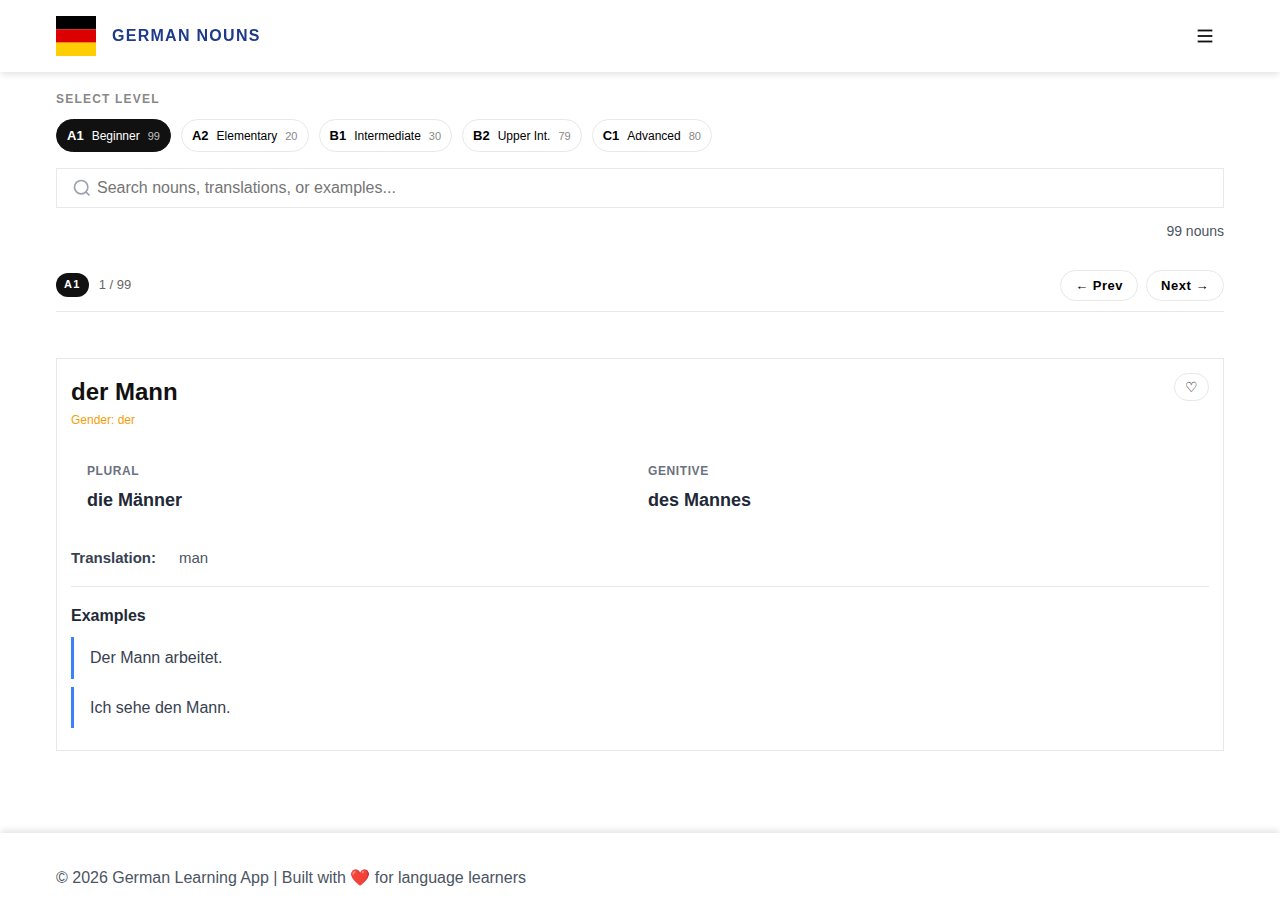
<file: nouns.html>
<!DOCTYPE html>
<html lang="en">
<head>
  <meta charset="UTF-8" />
  <meta name="viewport" content="width=device-width, initial-scale=1.0" />
  <title>German Nouns Learning App</title>
  <link rel="stylesheet" href="style.css" />
  <link rel="icon" href="data:image/svg+xml,<svg xmlns=%22http://www.w3.org/2000/svg%22 viewBox=%220 0 100 100%22><text y=%22.9em%22 font-size=%2290%22>🇩🇪</text></svg>">
</head>
<body>
  <header class="main-header">
    <div class="container">
      <div class="header-content">
        <div class="logo">
          <svg width="40" height="40" viewBox="0 0 40 40" fill="none" xmlns="http://www.w3.org/2000/svg">
            <rect width="40" height="13.33" fill="#000"/>
            <rect y="13.33" width="40" height="13.33" fill="#DD0000"/>
            <rect y="26.67" width="40" height="13.33" fill="#FFCE00"/>
          </svg>
          <h1>German Nouns</h1>
        </div>
        <div class="header-actions">
          <button class="icon-btn menu-btn" type="button" aria-label="Menu" aria-expanded="false">
            <svg viewBox="0 0 24 24" width="22" height="22" fill="none" stroke="currentColor" stroke-width="2">
              <path d="M4 6h16"></path><path d="M4 12h16"></path><path d="M4 18h16"></path>
            </svg>
          </button>
        </div>
      </div>
    </div>
  </header>

  <div class="drawer-backdrop" hidden></div>
  <aside class="drawer" hidden>
    <div class="drawer-top">
      <div class="drawer-title">Menu</div>
      <button class="icon-btn drawer-close" type="button" aria-label="Close menu">
        <svg viewBox="0 0 24 24" width="22" height="22" fill="none" stroke="currentColor" stroke-width="2">
          <path d="M18 6L6 18"></path><path d="M6 6l12 12"></path>
        </svg>
      </button>
    </div>
    <nav class="drawer-nav">
      <a href="index.html" class="drawer-link">🔤 Verbs</a>
      <a href="nouns.html" class="drawer-link drawer-link--active">📦 Nouns</a>
      <a href="adjectives.html" class="drawer-link">🎨 Adjectives</a>
      <a href="adverbs.html" class="drawer-link">💨 Adverbs</a>
      <a href="practice.html" class="drawer-link">✅ Practice</a>
      <a href="grammar.html" class="drawer-link">📖 Grammar</a>
    </nav>
    <div class="drawer-section">
      <div class="drawer-section-title">Review</div>
      <button class="drawer-chip" id="btnMarkLearned" type="button">Mark learned</button>
      <button class="drawer-chip" id="btnMarkUnlearned" type="button">Mark not learned</button>
      <details class="drawer-acc" open>
        <summary>Learned</summary>
        <div id="drawerLearnedList" class="drawer-list"></div>
      </details>
      <details class="drawer-acc">
        <summary>Not learned</summary>
        <div id="drawerUnlearnedList" class="drawer-list"></div>
      </details>
    </div>
  </aside>

  <main class="main-content">
    <div class="container">
      <section class="level-section">
        <h3>Select Level</h3>
        <div class="level-buttons">
          <button class="level-btn active" data-level="a1">
            <span class="level-badge">A1</span>
            <span class="level-name">Beginner</span>
            <span class="level-count" id="count-a1">0</span>
          </button>
          <button class="level-btn" data-level="a2">
            <span class="level-badge">A2</span>
            <span class="level-name">Elementary</span>
            <span class="level-count" id="count-a2">0</span>
          </button>
          <button class="level-btn" data-level="b1">
            <span class="level-badge">B1</span>
            <span class="level-name">Intermediate</span>
            <span class="level-count" id="count-b1">0</span>
          </button>
          <button class="level-btn" data-level="b2">
            <span class="level-badge">B2</span>
            <span class="level-name">Upper Int.</span>
            <span class="level-count" id="count-b2">0</span>
          </button>
          <button class="level-btn" data-level="c1">
            <span class="level-badge">C1</span>
            <span class="level-name">Advanced</span>
            <span class="level-count" id="count-c1">0</span>
          </button>
        </div>
      </section>

      <section class="search-section">
        <div class="search-container">
          <svg class="search-icon" width="20" height="20" viewBox="0 0 24 24" fill="none" stroke="currentColor" stroke-width="2">
            <circle cx="11" cy="11" r="8"></circle>
            <path d="m21 21-4.35-4.35"></path>
          </svg>
          <input type="text" id="search-input" class="search-input" placeholder="Search nouns, translations, or examples..." aria-label="Search nouns" />
          <button id="clear-search" class="clear-search" aria-label="Clear search" style="display: none;">
            <svg width="20" height="20" viewBox="0 0 24 24" fill="none" stroke="currentColor" stroke-width="2">
              <line x1="18" y1="6" x2="6" y2="18"></line>
              <line x1="6" y1="6" x2="18" y2="18"></line>
            </svg>
          </button>
        </div>
        <div class="verb-count-container">
          <span id="noun-count" class="verb-count"></span>
        </div>
      </section>

      <section class="verbs-section">
        <div id="study-root" class="study-root"></div>
      </section>
    </div>
  </main>

  <footer class="main-footer">
    <div class="container">
      <p>&copy; 2026 German Learning App | Built with ❤️ for language learners</p>
    </div>
  </footer>

  <script>
    const menuBtn = document.querySelector(".menu-btn");
    const drawer = document.querySelector(".drawer");
    const backdrop = document.querySelector(".drawer-backdrop");
    const closeBtn = document.querySelector(".drawer-close");
    function openMenu(){ drawer.hidden=false; backdrop.hidden=false; menuBtn?.setAttribute("aria-expanded","true"); }
    function closeMenu(){ drawer.hidden=true; backdrop.hidden=true; menuBtn?.setAttribute("aria-expanded","false"); }
    menuBtn?.addEventListener("click", openMenu);
    closeBtn?.addEventListener("click", closeMenu);
    backdrop?.addEventListener("click", closeMenu);
  </script>
  <script type="module" src="nouns.js"></script>
</body>
</html>
</file>
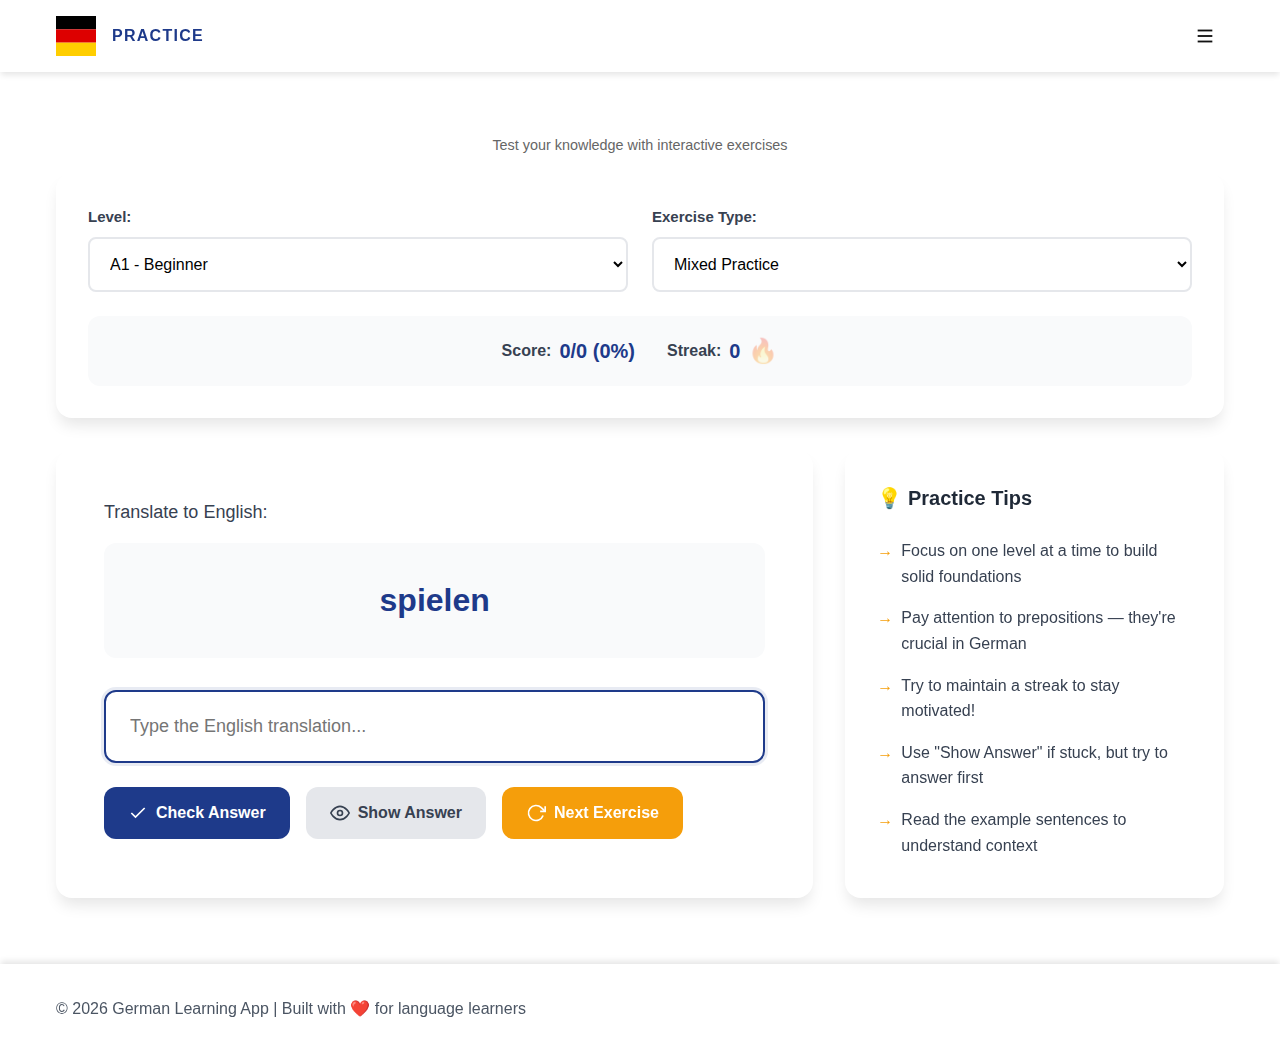
<file: practice.html>
<!DOCTYPE html>
<html lang="en">
<head>
  <meta charset="UTF-8">
  <meta name="viewport" content="width=device-width, initial-scale=1.0">
  <title>Practice German Verbs</title>
  <link rel="stylesheet" href="style.css">
  <link rel="icon" href="data:image/svg+xml,<svg xmlns=%22http://www.w3.org/2000/svg%22 viewBox=%220 0 100 100%22><text y=%22.9em%22 font-size=%2290%22>🇩🇪</text></svg>">
</head>
<body>
  <header class="main-header">
    <div class="container">
      <div class="header-content">
        <div class="logo">
          <svg width="40" height="40" viewBox="0 0 40 40" fill="none" xmlns="http://www.w3.org/2000/svg">
            <rect width="40" height="13.33" fill="#000"/>
            <rect y="13.33" width="40" height="13.33" fill="#DD0000"/>
            <rect y="26.67" width="40" height="13.33" fill="#FFCE00"/>
          </svg>
          <h1>Practice</h1>
        </div>
        <div class="header-actions">
          <button class="icon-btn menu-btn" type="button" aria-label="Menu" aria-expanded="false">
            <svg viewBox="0 0 24 24" width="22" height="22" fill="none" stroke="currentColor" stroke-width="2">
              <path d="M4 6h16"></path><path d="M4 12h16"></path><path d="M4 18h16"></path>
            </svg>
          </button>
        </div>
      </div>
    </div>
  </header>

  <div class="drawer-backdrop" hidden></div>
  <aside class="drawer" hidden>
    <div class="drawer-top">
      <div class="drawer-title">Menu</div>
      <button class="icon-btn drawer-close" type="button" aria-label="Close menu">
        <svg viewBox="0 0 24 24" width="22" height="22" fill="none" stroke="currentColor" stroke-width="2">
          <path d="M18 6L6 18"></path><path d="M6 6l12 12"></path>
        </svg>
      </button>
    </div>
    <nav class="drawer-nav">
      <a href="index.html" class="drawer-link">🔤 Verbs</a>
      <a href="nouns.html" class="drawer-link">📦 Nouns</a>
      <a href="adjectives.html" class="drawer-link">🎨 Adjectives</a>
      <a href="adverbs.html" class="drawer-link">💨 Adverbs</a>
      <a href="practice.html" class="drawer-link drawer-link--active">✅ Practice</a>
      <a href="grammar.html" class="drawer-link">📖 Grammar</a>
    </nav>
  </aside>

  <main class="main-content practice-page">
    <div class="container">
      <section class="practice-header" style="margin-bottom:16px;">
        <h2 style="font-size:1.4rem;font-weight:700;">Practice Mode</h2>
        <p style="color:#555;font-size:.9rem;">Test your knowledge with interactive exercises</p>
      </section>

      <section class="practice-settings">
        <div class="settings-row">
          <div class="setting-group">
            <label for="practice-level">Level:</label>
            <select id="practice-level" class="select-input">
              <option value="a1">A1 - Beginner</option>
              <option value="a2">A2 - Elementary</option>
              <option value="b1">B1 - Intermediate</option>
              <option value="b2">B2 - Upper Intermediate</option>
              <option value="c1">C1 - Advanced</option>
            </select>
          </div>
          <div class="setting-group">
            <label for="exercise-type">Exercise Type:</label>
            <select id="exercise-type" class="select-input">
              <option value="mixed">Mixed Practice</option>
              <option value="forms">Verb Forms</option>
              <option value="translation">Translation</option>
              <option value="preposition">Prepositions</option>
              <option value="multiple-choice">Multiple Choice</option>
              <option value="fill-blank">Fill in the Blank</option>
            </select>
          </div>
        </div>

        <div class="score-container">
          <div class="score-item">
            <span class="score-label">Score:</span>
            <span id="score" class="score-value">0/0 (0%)</span>
          </div>
          <div class="score-item streak-item">
            <span class="score-label">Streak:</span>
            <span id="streak" class="score-value">0</span>
            <span class="streak-icon">🔥</span>
          </div>
        </div>
      </section>

      <section class="exercise-section">
        <div class="exercise-card">
          <div id="exercise-box" class="exercise-content">
            <p class="question">Loading...</p>
          </div>

          <div class="answer-container">
            <input type="text" id="answer-input" class="answer-input" placeholder="Type your answer..." aria-label="Answer input">
            <div id="options-container" class="options-container" style="display: none;"></div>
          </div>

          <div id="feedback" class="feedback"></div>

          <div class="action-buttons">
            <button id="check-answer" class="btn btn-primary">
              <svg width="20" height="20" viewBox="0 0 24 24" fill="none" stroke="currentColor" stroke-width="2">
                <polyline points="20 6 9 17 4 12"></polyline>
              </svg>
              Check Answer
            </button>
            <button id="show-answer" class="btn btn-secondary">
              <svg width="20" height="20" viewBox="0 0 24 24" fill="none" stroke="currentColor" stroke-width="2">
                <path d="M1 12s4-8 11-8 11 8 11 8-4 8-11 8-11-8-11-8z"></path>
                <circle cx="12" cy="12" r="3"></circle>
              </svg>
              Show Answer
            </button>
            <button id="new-exercise" class="btn btn-accent">
              <svg width="20" height="20" viewBox="0 0 24 24" fill="none" stroke="currentColor" stroke-width="2">
                <polyline points="23 4 23 10 17 10"></polyline>
                <path d="M20.49 15a9 9 0 1 1-2.12-9.36L23 10"></path>
              </svg>
              Next Exercise
            </button>
          </div>
        </div>

        <div class="tips-section">
          <h3>💡 Practice Tips</h3>
          <ul>
            <li>Focus on one level at a time to build solid foundations</li>
            <li>Pay attention to prepositions — they're crucial in German</li>
            <li>Try to maintain a streak to stay motivated!</li>
            <li>Use "Show Answer" if stuck, but try to answer first</li>
            <li>Read the example sentences to understand context</li>
          </ul>
        </div>
      </section>
    </div>
  </main>

  <footer class="main-footer">
    <div class="container">
      <p>&copy; 2026 German Learning App | Built with ❤️ for language learners</p>
    </div>
  </footer>

  <script>
    const menuBtn = document.querySelector(".menu-btn");
    const drawer = document.querySelector(".drawer");
    const backdrop = document.querySelector(".drawer-backdrop");
    const closeBtn = document.querySelector(".drawer-close");
    function openMenu(){ drawer.hidden=false; backdrop.hidden=false; menuBtn?.setAttribute("aria-expanded","true"); }
    function closeMenu(){ drawer.hidden=true; backdrop.hidden=true; menuBtn?.setAttribute("aria-expanded","false"); }
    menuBtn?.addEventListener("click", openMenu);
    closeBtn?.addEventListener("click", closeMenu);
    backdrop?.addEventListener("click", closeMenu);
  </script>
  <script type="module" src="practice.js"></script>
</body>
</html>
</file>
<file: style.css>
/* ===================================
   German Verbs Learning App - Styles
   =================================== */

/* === CSS Reset & Variables === */
:root {
  /* Colors */
  --primary-color: #1e3a8a;
  --primary-dark: #1e40af;
  --primary-light: #3b82f6;
  --accent-color: #f59e0b;
  --accent-dark: #d97706;
  --success-color: #10b981;
  --error-color: #ef4444;
  --warning-color: #f59e0b;
  --info-color: #3b82f6;
  
  /* German flag colors */
  --german-black: #000000;
  --german-red: #DD0000;
  --german-gold: #FFCE00;
  
  /* Grays */
  --gray-50: #f9fafb;
  --gray-100: #f3f4f6;
  --gray-200: #e5e7eb;
  --gray-300: #d1d5db;
  --gray-400: #9ca3af;
  --gray-500: #6b7280;
  --gray-600: #4b5563;
  --gray-700: #374151;
  --gray-800: #1f2937;
  --gray-900: #111827;
  
  /* Spacing */
  --spacing-xs: 0.25rem;
  --spacing-sm: 0.5rem;
  --spacing-md: 1rem;
  --spacing-lg: 1.5rem;
  --spacing-xl: 2rem;
  --spacing-2xl: 3rem;
  
  /* Border Radius */
  --radius-sm: 0.375rem;
  --radius-md: 0.5rem;
  --radius-lg: 0.75rem;
  --radius-xl: 1rem;
  
  /* Shadows */
  --shadow-sm: 0 1px 2px 0 rgb(0 0 0 / 0.05);
  --shadow-md: 0 4px 6px -1px rgb(0 0 0 / 0.1);
  --shadow-lg: 0 10px 15px -3px rgb(0 0 0 / 0.1);
  --shadow-xl: 0 20px 25px -5px rgb(0 0 0 / 0.1);
  
  /* Transitions */
  --transition-fast: 150ms ease;
  --transition-base: 250ms ease;
  --transition-slow: 350ms ease;
}

* {
  margin: 0;
  padding: 0;
  box-sizing: border-box;
}

/* === Base Styles === */
body {
  font-family: -apple-system, BlinkMacSystemFont, 'Segoe UI', 'Roboto', 'Oxygen',
    'Ubuntu', 'Cantarell', 'Fira Sans', 'Droid Sans', 'Helvetica Neue', sans-serif;
  line-height: 1.6;
  color: var(--gray-900);
  background: linear-gradient(135deg, #667eea 0%, #764ba2 100%);
  min-height: 100vh;
  display: flex;
  flex-direction: column;
}

/* === Header === */
.main-header {
  background: white;
  box-shadow: var(--shadow-md);
  position: sticky;
  top: 0;
  z-index: 100;
}

.header-content {
  display: flex;
  justify-content: space-between;
  align-items: center;
  padding: var(--spacing-md) 0;
  gap: var(--spacing-md);
}

/* Mobile nav toggle (hamburger) */
.nav-toggle {
  display: none;
  align-items: center;
  justify-content: center;
  width: 44px;
  height: 44px;
  border-radius: var(--radius-lg);
  border: 2px solid var(--gray-200);
  background: white;
  cursor: pointer;
  transition: all var(--transition-base);
}

.nav-toggle:hover {
  border-color: var(--primary-color);
  box-shadow: var(--shadow-sm);
}

/* Collapsible sections (Level / Vocabulary) */
.collapsible {
  background: transparent;
  border: 0;
  margin-bottom: var(--spacing-xl);
}

.collapsible-summary {
  list-style: none;
  cursor: pointer;
  display: flex;
  align-items: center;
  justify-content: space-between;
  gap: var(--spacing-md);
  padding: var(--spacing-md) var(--spacing-lg);
  border-radius: var(--radius-xl);
  background: rgba(255, 255, 255, 0.15);
  color: white;
  font-weight: 800;
  box-shadow: var(--shadow-md);
}

.collapsible-summary::-webkit-details-marker { display: none; }

.collapsible-hint {
  font-size: 0.875rem;
  font-weight: 600;
  opacity: 0.85;
}

.collapsible[open] .collapsible-summary {
  background: rgba(255, 255, 255, 0.2);
}

.collapsible > section {
  margin-top: var(--spacing-md);
}

.collapsible .level-section,
.collapsible .search-section {
  margin-bottom: 0;
}

.logo {
  display: flex;
  align-items: center;
  gap: var(--spacing-md);
}

.logo h1 {
  font-size: 1.5rem;
  font-weight: 700;
  color: var(--primary-color);
}

.main-nav {
  display: flex;
  gap: var(--spacing-sm);
}

.nav-link {
  display: flex;
  align-items: center;
  gap: var(--spacing-sm);
  padding: var(--spacing-sm) var(--spacing-md);
  border-radius: var(--radius-md);
  text-decoration: none;
  color: var(--gray-700);
  font-weight: 500;
  transition: all var(--transition-base);
}

.nav-link:hover {
  background: var(--gray-100);
  color: var(--primary-color);
}

.nav-link.active {
  background: var(--primary-color);
  color: white;
}

.nav-link svg {
  width: 20px;
  height: 20px;
}

/* === Container === */
.container {
  width: 100%;
  max-width: 1200px;
  margin: 0 auto;
  padding: 0 var(--spacing-md);
}

/* === Main Content === */
.main-content {
  flex: 1;
  padding: var(--spacing-2xl) 0;
}

/* === Hero Section === */
.hero {
  text-align: center;
  margin-bottom: var(--spacing-2xl);
  color: white;
}

.hero h2 {
  font-size: 2.5rem;
  margin-bottom: var(--spacing-md);
  font-weight: 800;
}

.hero p {
  font-size: 1.25rem;
  opacity: 0.9;
}

/* === Level Section === */
.level-section {
  background: white;
  border-radius: var(--radius-xl);
  padding: var(--spacing-xl);
  margin-bottom: var(--spacing-xl);
  box-shadow: var(--shadow-lg);
}

.level-section h3 {
  font-size: 1.5rem;
  margin-bottom: var(--spacing-lg);
  color: var(--gray-800);
}

.level-buttons {
  display: grid;
  grid-template-columns: repeat(auto-fit, minmax(140px, 1fr));
  gap: var(--spacing-md);
}

.level-btn {
  display: flex;
  flex-direction: column;
  align-items: center;
  gap: var(--spacing-sm);
  padding: var(--spacing-lg);
  border: 2px solid var(--gray-200);
  border-radius: var(--radius-lg);
  background: white;
  cursor: pointer;
  transition: all var(--transition-base);
  font-family: inherit;
}

.level-btn:hover {
  border-color: var(--primary-color);
  transform: translateY(-2px);
  box-shadow: var(--shadow-md);
}

.level-btn.active {
  border-color: var(--primary-color);
  background: var(--primary-color);
  color: white;
}

.level-badge {
  font-size: 1.5rem;
  font-weight: 800;
}

.level-name {
  font-size: 0.875rem;
  font-weight: 500;
}

/* === Search Section === */
.search-section {
  background: white;
  border-radius: var(--radius-xl);
  padding: var(--spacing-xl);
  margin-bottom: var(--spacing-xl);
  box-shadow: var(--shadow-lg);
}

.search-container {
  position: relative;
  margin-bottom: var(--spacing-md);
}

.search-icon {
  position: absolute;
  left: var(--spacing-md);
  top: 50%;
  transform: translateY(-50%);
  color: var(--gray-400);
  pointer-events: none;
}

.search-input {
  width: 100%;
  padding: var(--spacing-md) var(--spacing-xl) var(--spacing-md) 3rem;
  border: 2px solid var(--gray-200);
  border-radius: var(--radius-lg);
  font-size: 1rem;
  transition: all var(--transition-base);
  font-family: inherit;
}

.search-input:focus {
  outline: none;
  border-color: var(--primary-color);
  box-shadow: 0 0 0 3px rgba(30, 58, 138, 0.1);
}

.clear-search {
  position: absolute;
  right: var(--spacing-md);
  top: 50%;
  transform: translateY(-50%);
  background: none;
  border: none;
  cursor: pointer;
  padding: var(--spacing-sm);
  border-radius: var(--radius-md);
  color: var(--gray-400);
  transition: all var(--transition-fast);
}

.clear-search:hover {
  background: var(--gray-100);
  color: var(--gray-700);
}

.verb-count-container {
  text-align: right;
}

.verb-count {
  font-size: 0.875rem;
  color: var(--gray-600);
  font-weight: 500;
}

/* === Verbs Section === */
.verbs-section {
  background: white;
  border-radius: var(--radius-xl);
  padding: var(--spacing-xl);
  box-shadow: var(--shadow-lg);
}

.verbs-list {
  display: grid;
  grid-template-columns: repeat(auto-fill, minmax(350px, 1fr));
  gap: var(--spacing-lg);
}

/* === Verb Card === */
.verb-card {
  background: var(--gray-50);
  border: 1px solid var(--gray-200);
  border-radius: var(--radius-lg);
  padding: var(--spacing-lg);
  transition: all var(--transition-base);
}

.verb-card:hover {
  box-shadow: var(--shadow-md);
  transform: translateY(-2px);
  border-color: var(--primary-light);
}

.verb-header {
  display: flex;
  justify-content: space-between;
  align-items: flex-start;
  margin-bottom: var(--spacing-md);
}

.verb-base {
  font-size: 1.5rem;
  color: var(--primary-color);
  font-weight: 700;
}

.reflexive-marker {
  font-size: 0.75rem;
  color: var(--accent-color);
  font-weight: 500;
}

.bookmark-btn {
  background: none;
  border: none;
  cursor: pointer;
  padding: var(--spacing-sm);
  border-radius: var(--radius-md);
  color: var(--gray-400);
  transition: all var(--transition-fast);
}

.bookmark-btn:hover {
  background: var(--gray-200);
  color: var(--accent-color);
}

.bookmark-btn.bookmarked {
  color: var(--accent-color);
}

.bookmark-btn.bookmarked svg {
  fill: var(--accent-color);
}

.verb-forms {
  display: grid;
  grid-template-columns: repeat(2, 1fr);
  gap: var(--spacing-md);
  margin-bottom: var(--spacing-md);
  padding: var(--spacing-md);
  background: white;
  border-radius: var(--radius-md);
}

.form-item {
  display: flex;
  flex-direction: column;
  gap: var(--spacing-xs);
}

.form-label {
  font-size: 0.75rem;
  text-transform: uppercase;
  letter-spacing: 0.05em;
  color: var(--gray-500);
  font-weight: 600;
}

.form-value {
  font-size: 1.125rem;
  font-weight: 600;
  color: var(--gray-800);
}

.verb-info {
  display: flex;
  gap: var(--spacing-sm);
  margin-bottom: var(--spacing-sm);
  font-size: 0.9375rem;
}

.label {
  font-weight: 600;
  color: var(--gray-700);
  min-width: 100px;
}

.value {
  color: var(--gray-600);
}

.conjugation {
  font-size: 0.875rem;
  font-style: italic;
}

.prep-badge {
  display: inline-block;
  padding: 0.125rem var(--spacing-sm);
  background: var(--primary-light);
  color: white;
  border-radius: var(--radius-sm);
  font-size: 0.875rem;
  font-weight: 500;
  margin-right: var(--spacing-xs);
}

.variants-section {
  margin-top: var(--spacing-md);
  padding-top: var(--spacing-md);
  border-top: 1px solid var(--gray-200);
}

.variants-section h4 {
  font-size: 1rem;
  margin-bottom: var(--spacing-sm);
  color: var(--gray-800);
}

.variants-list {
  list-style: none;
}

.variants-list li {
  padding: var(--spacing-sm) 0;
  color: var(--gray-700);
}

.variant-preps {
  color: var(--primary-color);
  font-size: 0.875rem;
}

.variant-example {
  margin-top: var(--spacing-xs);
  padding-left: var(--spacing-lg);
  font-size: 0.875rem;
  color: var(--gray-600);
  font-style: italic;
}

.examples-section {
  margin-top: var(--spacing-md);
  padding-top: var(--spacing-md);
  border-top: 1px solid var(--gray-200);
}

.examples-section h4 {
  font-size: 1rem;
  margin-bottom: var(--spacing-sm);
  color: var(--gray-800);
}

.examples-list {
  list-style: none;
}

.examples-list li {
  padding: var(--spacing-sm) 0;
  padding-left: var(--spacing-md);
  border-left: 3px solid var(--primary-light);
  margin-bottom: var(--spacing-sm);
  color: var(--gray-700);
  line-height: 1.6;
}
/* Make examples inside varieties less “heavy” than the main examples section */
.variants-list .examples-list li {
  margin-bottom: var(--spacing-xs);
  border-left-color: var(--gray-200);
}

/* === No Results === */
.no-results {
  text-align: center;
  padding: var(--spacing-2xl);
  color: var(--gray-600);
}

.no-results p:first-child {
  font-size: 1.25rem;
  font-weight: 600;
  margin-bottom: var(--spacing-sm);
}

/* === Practice Page === */
.practice-header {
  text-align: center;
  margin-bottom: var(--spacing-xl);
  color: white;
}

.practice-header h2 {
  font-size: 2.5rem;
  margin-bottom: var(--spacing-sm);
  font-weight: 800;
}

.practice-header p {
  font-size: 1.125rem;
  opacity: 0.9;
}

.practice-settings {
  background: white;
  border-radius: var(--radius-xl);
  padding: var(--spacing-xl);
  margin-bottom: var(--spacing-xl);
  box-shadow: var(--shadow-lg);
}

.settings-row {
  display: grid;
  grid-template-columns: repeat(auto-fit, minmax(250px, 1fr));
  gap: var(--spacing-lg);
  margin-bottom: var(--spacing-lg);
}

.setting-group {
  display: flex;
  flex-direction: column;
  gap: var(--spacing-sm);
}

.setting-group label {
  font-weight: 600;
  color: var(--gray-700);
  font-size: 0.9375rem;
}

.select-input {
  padding: var(--spacing-md);
  border: 2px solid var(--gray-200);
  border-radius: var(--radius-md);
  font-size: 1rem;
  font-family: inherit;
  background: white;
  cursor: pointer;
  transition: all var(--transition-base);
}

.select-input:focus {
  outline: none;
  border-color: var(--primary-color);
  box-shadow: 0 0 0 3px rgba(30, 58, 138, 0.1);
}

.score-container {
  display: flex;
  gap: var(--spacing-xl);
  justify-content: center;
  padding: var(--spacing-md);
  background: var(--gray-50);
  border-radius: var(--radius-lg);
}

.score-item {
  display: flex;
  align-items: center;
  gap: var(--spacing-sm);
}

.score-label {
  font-weight: 600;
  color: var(--gray-700);
}

.score-value {
  font-size: 1.25rem;
  font-weight: 700;
  color: var(--primary-color);
}

.streak-item {
  position: relative;
}

.streak-icon {
  font-size: 1.5rem;
  opacity: 0.3;
  transition: opacity var(--transition-base);
}

.streak-item:has(.score-value.fire) .streak-icon {
  opacity: 1;
  animation: fire-pulse 1s ease-in-out infinite;
}

@keyframes fire-pulse {
  0%, 100% { transform: scale(1); }
  50% { transform: scale(1.2); }
}

/* === Exercise Section === */
.exercise-section {
  display: grid;
  grid-template-columns: 2fr 1fr;
  gap: var(--spacing-xl);
}

.exercise-card {
  background: white;
  border-radius: var(--radius-xl);
  padding: var(--spacing-2xl);
  box-shadow: var(--shadow-lg);
}

.exercise-content {
  margin-bottom: var(--spacing-xl);
  min-height: 150px;
}

.question {
  font-size: 1.125rem;
  color: var(--gray-700);
  margin-bottom: var(--spacing-md);
}

.verb-prompt {
  font-size: 2rem;
  font-weight: 700;
  color: var(--primary-color);
  text-align: center;
  padding: var(--spacing-xl);
  background: var(--gray-50);
  border-radius: var(--radius-lg);
}

.sentence-blank {
  font-size: 1.25rem;
  line-height: 1.8;
  color: var(--gray-800);
  padding: var(--spacing-lg);
  background: var(--gray-50);
  border-radius: var(--radius-lg);
}

.hint {
  font-size: 0.875rem;
  color: var(--gray-500);
  font-style: italic;
  margin-top: var(--spacing-sm);
}

.answer-container {
  margin-bottom: var(--spacing-lg);
}

.answer-input {
  width: 100%;
  padding: var(--spacing-lg);
  border: 2px solid var(--gray-200);
  border-radius: var(--radius-lg);
  font-size: 1.125rem;
  font-family: inherit;
  transition: all var(--transition-base);
}

.answer-input:focus {
  outline: none;
  border-color: var(--primary-color);
  box-shadow: 0 0 0 3px rgba(30, 58, 138, 0.1);
}

.options-container {
  display: grid;
  grid-template-columns: repeat(2, 1fr);
  gap: var(--spacing-md);
}

.option-btn {
  padding: var(--spacing-lg);
  border: 2px solid var(--gray-200);
  border-radius: var(--radius-lg);
  background: white;
  cursor: pointer;
  font-size: 1rem;
  font-family: inherit;
  transition: all var(--transition-base);
}

.option-btn:hover {
  border-color: var(--primary-color);
  background: var(--gray-50);
}

.option-btn.selected {
  border-color: var(--primary-color);
  background: var(--primary-color);
  color: white;
}

.feedback {
  padding: var(--spacing-lg);
  border-radius: var(--radius-lg);
  margin-bottom: var(--spacing-lg);
  font-size: 1rem;
  line-height: 1.6;
}

.feedback.correct {
  background: #d1fae5;
  color: #065f46;
  border: 1px solid var(--success-color);
}

.feedback.incorrect {
  background: #fee2e2;
  color: #991b1b;
  border: 1px solid var(--error-color);
}

.feedback.warning {
  background: #fef3c7;
  color: #92400e;
  border: 1px solid var(--warning-color);
}

.feedback.info {
  background: #dbeafe;
  color: #1e40af;
  border: 1px solid var(--info-color);
}

.action-buttons {
  display: flex;
  gap: var(--spacing-md);
  flex-wrap: wrap;
}

.btn {
  display: flex;
  align-items: center;
  gap: var(--spacing-sm);
  padding: var(--spacing-md) var(--spacing-lg);
  border: none;
  border-radius: var(--radius-lg);
  font-size: 1rem;
  font-weight: 600;
  font-family: inherit;
  cursor: pointer;
  transition: all var(--transition-base);
}

.btn-primary {
  background: var(--primary-color);
  color: white;
}

.btn-primary:hover:not(:disabled) {
  background: var(--primary-dark);
  transform: translateY(-1px);
  box-shadow: var(--shadow-md);
}

.btn-secondary {
  background: var(--gray-200);
  color: var(--gray-700);
}

.btn-secondary:hover {
  background: var(--gray-300);
}

.btn-accent {
  background: var(--accent-color);
  color: white;
}

.btn-accent:hover {
  background: var(--accent-dark);
  transform: translateY(-1px);
  box-shadow: var(--shadow-md);
}

.btn:disabled {
  opacity: 0.5;
  cursor: not-allowed;
}

/* === Tips Section === */
.tips-section {
  background: white;
  border-radius: var(--radius-xl);
  padding: var(--spacing-xl);
  box-shadow: var(--shadow-lg);
}

.tips-section h3 {
  font-size: 1.25rem;
  margin-bottom: var(--spacing-md);
  color: var(--gray-800);
}

.tips-section ul {
  list-style: none;
}

.tips-section li {
  padding: var(--spacing-sm) 0;
  padding-left: var(--spacing-lg);
  position: relative;
  color: var(--gray-700);
  line-height: 1.6;
}

.tips-section li::before {
  content: "→";
  position: absolute;
  left: 0;
  color: var(--accent-color);
  font-weight: bold;
}

/* === Grammar Page === */
.grammar-header {
  text-align: center;
  margin-bottom: var(--spacing-xl);
  color: white;
}

.grammar-header h2 {
  font-size: 2.5rem;
  margin-bottom: var(--spacing-sm);
  font-weight: 800;
}

.grammar-header p {
  font-size: 1.125rem;
  opacity: 0.9;
}

.toc-section {
  background: white;
  border-radius: var(--radius-xl);
  padding: var(--spacing-xl);
  margin-bottom: var(--spacing-xl);
  box-shadow: var(--shadow-lg);
}

.toc-section h3 {
  font-size: 1.25rem;
  margin-bottom: var(--spacing-md);
  color: var(--gray-800);
}

.toc {
  display: grid;
  grid-template-columns: repeat(auto-fit, minmax(200px, 1fr));
  gap: var(--spacing-sm);
}

.toc a {
  padding: var(--spacing-md);
  background: var(--gray-50);
  border: 1px solid var(--gray-200);
  border-radius: var(--radius-md);
  text-decoration: none;
  color: var(--primary-color);
  font-weight: 500;
  transition: all var(--transition-base);
  text-align: center;
}

.toc a:hover {
  background: var(--primary-color);
  color: white;
  transform: translateY(-2px);
  box-shadow: var(--shadow-sm);
}

.grammar-content {
  background: white;
  border-radius: var(--radius-xl);
  padding: var(--spacing-2xl);
  box-shadow: var(--shadow-lg);
}

.grammar-section {
  margin-bottom: var(--spacing-2xl);
  padding-bottom: var(--spacing-2xl);
  border-bottom: 2px solid var(--gray-200);
}

.grammar-section:last-child {
  border-bottom: none;
}

.grammar-section h3 {
  font-size: 1.875rem;
  margin-bottom: var(--spacing-lg);
  color: var(--primary-color);
}

.subsection {
  margin-bottom: var(--spacing-xl);
}

.subsection h4 {
  font-size: 1.25rem;
  margin-bottom: var(--spacing-md);
  color: var(--gray-800);
}

.subsection p {
  color: var(--gray-700);
  line-height: 1.8;
  margin-bottom: var(--spacing-md);
}

.example-box {
  background: var(--gray-50);
  border-left: 4px solid var(--primary-color);
  padding: var(--spacing-lg);
  margin-bottom: var(--spacing-md);
  border-radius: var(--radius-md);
}

.example-box p {
  margin-bottom: var(--spacing-sm);
}

.example-box ul {
  list-style: none;
  padding-left: var(--spacing-lg);
}

.example-box li {
  padding: var(--spacing-xs) 0;
  color: var(--gray-700);
}

.tip-box {
  background: #fef3c7;
  border-left: 4px solid var(--accent-color);
  padding: var(--spacing-lg);
  margin: var(--spacing-lg) 0;
  border-radius: var(--radius-md);
}

.tip-box strong {
  color: var(--accent-dark);
}

.grammar-table {
  width: 100%;
  border-collapse: collapse;
  margin: var(--spacing-lg) 0;
}

.grammar-table th,
.grammar-table td {
  padding: var(--spacing-md);
  text-align: left;
  border: 1px solid var(--gray-200);
}

.grammar-table th {
  background: var(--primary-color);
  color: white;
  font-weight: 600;
}

.grammar-table tr:nth-child(even) {
  background: var(--gray-50);
}

.prefix-grid {
  display: grid;
  grid-template-columns: repeat(auto-fill, minmax(150px, 1fr));
  gap: var(--spacing-sm);
  margin: var(--spacing-lg) 0;
}

.prefix-item {
  padding: var(--spacing-md);
  background: var(--gray-50);
  border: 1px solid var(--gray-200);
  border-radius: var(--radius-md);
  text-align: center;
}

.prep-grid {
  display: grid;
  grid-template-columns: repeat(auto-fit, minmax(250px, 1fr));
  gap: var(--spacing-lg);
  margin: var(--spacing-lg) 0;
}

.prep-card {
  padding: var(--spacing-lg);
  background: var(--gray-50);
  border: 1px solid var(--gray-200);
  border-radius: var(--radius-lg);
}

.prep-card h5 {
  font-size: 1.125rem;
  margin-bottom: var(--spacing-md);
  color: var(--primary-color);
}

.prep-card ul {
  list-style: none;
}

.prep-card li {
  padding: var(--spacing-xs) 0;
  color: var(--gray-700);
  font-size: 0.9375rem;
}

.quick-reference {
  background: linear-gradient(135deg, #667eea 0%, #764ba2 100%);
  color: white;
  padding: var(--spacing-2xl);
  border-radius: var(--radius-xl);
}

.quick-reference h3 {
  color: white;
  text-align: center;
  margin-bottom: var(--spacing-xl);
}

.reference-grid {
  display: grid;
  grid-template-columns: repeat(auto-fit, minmax(300px, 1fr));
  gap: var(--spacing-lg);
}

.reference-card {
  background: rgba(255, 255, 255, 0.1);
  backdrop-filter: blur(10px);
  padding: var(--spacing-xl);
  border-radius: var(--radius-lg);
  border: 1px solid rgba(255, 255, 255, 0.2);
}

.reference-card h4 {
  margin-bottom: var(--spacing-md);
  font-size: 1.25rem;
}

.reference-card ul {
  list-style: none;
}

.reference-card li {
  padding: var(--spacing-sm) 0;
  padding-left: var(--spacing-lg);
  position: relative;
  line-height: 1.6;
}

.reference-card li::before {
  content: "✓";
  position: absolute;
  left: 0;
  font-weight: bold;
}

/* === Footer === */
.main-footer {
  background: white;
  padding: var(--spacing-xl) 0;
  margin-top: var(--spacing-2xl);
  box-shadow: 0 -4px 6px -1px rgb(0 0 0 / 0.1);
}

.main-footer .container {
  display: flex;
  justify-content: space-between;
  align-items: center;
  flex-wrap: wrap;
  gap: var(--spacing-md);
}

.main-footer p {
  color: var(--gray-600);
  margin: 0;
}

.footer-links {
  display: flex;
  gap: var(--spacing-lg);
}

.footer-links a {
  color: var(--gray-600);
  text-decoration: none;
  font-weight: 500;
  transition: color var(--transition-base);
}

.footer-links a:hover {
  color: var(--primary-color);
}

/* === Responsive Design === */
@media (max-width: 768px) {
  .hero h2,
  .practice-header h2,
  .grammar-header h2 {
    font-size: 2rem;
  }
  
  .nav-toggle { display: inline-flex; }

  .header-content {
    flex-wrap: wrap;
    align-items: center;
  }

  /* Hide tabs by default on mobile */
  .main-nav {
    display: none;
    flex-direction: column;
    width: 100%;
    gap: var(--spacing-sm);
    padding-top: var(--spacing-sm);
  }

  body.nav-open .main-nav {
    display: flex;
  }
  
  .verbs-list {
    grid-template-columns: 1fr;
  }
  
  .verb-forms {
    grid-template-columns: 1fr;
  }
  
  .exercise-section {
    grid-template-columns: 1fr;
  }
  
  .options-container {
    grid-template-columns: 1fr;
  }
  
  .action-buttons {
    flex-direction: column;
  }
  
  .btn {
    width: 100%;
    justify-content: center;
  }
  
  .settings-row {
    grid-template-columns: 1fr;
  }
  
  .score-container {
    flex-direction: column;
    align-items: flex-start;
  }
}

@media (max-width: 480px) {
  .level-buttons {
    grid-template-columns: 1fr;
  }
  
  .main-content {
    padding: var(--spacing-lg) 0;
  }
  
  .level-section,
  .search-section,
  .verbs-section,
  .practice-settings,
  .exercise-card,
  .tips-section {
    padding: var(--spacing-md);
  }
}

/* === Utility Classes === */
.text-center {
  text-align: center;
}

.mt-1 { margin-top: var(--spacing-sm); }
.mt-2 { margin-top: var(--spacing-md); }
.mt-3 { margin-top: var(--spacing-lg); }

.mb-1 { margin-bottom: var(--spacing-sm); }
.mb-2 { margin-bottom: var(--spacing-md); }
.mb-3 { margin-bottom: var(--spacing-lg); }

/* =========================
   Focus Mode - Screenshot style
   ========================= */

.study-root {
  display: grid;
  gap: var(--spacing-xl);
}

/* If you render inside #verbs-list (index page), force single-column */
.verbs-list.study-root { grid-template-columns: 1fr !important; }

/* --- Top Vocabulary List panel --- */
.vocab-panel {
  background: white;
  border-radius: var(--radius-xl);
  padding: var(--spacing-xl);
  box-shadow: var(--shadow-lg);
  max-width: 720px;
  margin: 0 auto;
}

.vocab-panel.collapsed {
  padding: var(--spacing-md);
}

.vocab-inner[hidden] {
  display: none;
}

.vocab-row.vocab-top {
  margin-top: 0;
  background: var(--primary-color);
  color: white;
}

.vocab-title {
  color: var(--primary-light);
  font-weight: 800;
  font-size: 1.25rem;
  margin-bottom: var(--spacing-md);
}

/* The three grey collapsible bars */
.vocab-row {
  width: 100%;
  display: flex;
  justify-content: space-between;
  align-items: center;
  background: var(--gray-200);
  border: 0;
  border-radius: var(--radius-md);
  padding: var(--spacing-md) var(--spacing-lg);
  margin-top: var(--spacing-md);
  cursor: pointer;
  font-weight: 700;
  font-family: inherit;
}

.vocab-row:disabled {
  opacity: 0.6;
  cursor: not-allowed;
}

.vocab-row .chev {
  font-size: 1rem;
}

/* Hidden until opened */
.vocab-body {
  display: none;
  padding: var(--spacing-md);
  margin-top: var(--spacing-sm);
  background: var(--gray-100);
  border-radius: var(--radius-md);
  border: 1px solid var(--gray-200);
  max-height: 240px;
  overflow: auto;
  gap: var(--spacing-sm);
}

.vocab-body.open {
  display: flex;
  flex-wrap: wrap;
}

/* Buttons inside the opened list */
.vocab-word {
  border: 1px solid var(--gray-300);
  background: white;
  border-radius: var(--radius-md);
  padding: var(--spacing-sm) var(--spacing-md);
  cursor: pointer;
  font-weight: 600;
  transition: all var(--transition-fast);
}

.vocab-word:hover {
  border-color: var(--primary-color);
  box-shadow: var(--shadow-sm);
}

.vocab-word.active {
  border-color: var(--primary-color);
  background: rgba(30, 58, 138, 0.08);
}

/* Small toolbar above the single word card */
.word-toolbar {
  display: flex;
  align-items: center;
  justify-content: space-between;
  gap: var(--spacing-md);
  flex-wrap: wrap;
}

/* =============================================
   Zen / Focus mode (full-screen word view)
   ============================================= */

/* Hide surrounding UI when focus mode is ON */
body.zen-mode .main-header,
body.zen-mode .main-footer,
body.zen-mode .hero,
body.zen-mode #level-collapsible,
body.zen-mode #search-collapsible {
  display: none !important;
}

/* Remove container constraints so the card can use the full width */
body.zen-mode .main-content,
body.zen-mode .main-content > .container {
  padding: 0 !important;
  margin: 0 !important;
  max-width: none !important;
  width: 100% !important;
}

/* Focus layout: only the card should be prominent */
body.zen-mode .verbs-section {
  margin-top: 0 !important;
}

body.zen-mode .study-root {
  min-height: 100vh;
  display: flex;
  align-items: center;
  justify-content: center;
  padding: 16px;
}

/* Hide in-page panels/toolbars while in zen mode */
body.zen-mode .vocab-panel,
body.zen-mode .word-toolbar {
  display: none !important;
}

/* Keep the card readable on all sizes */
body.zen-mode .word-card-host {
  width: 100%;
  max-width: 900px;
}

/* Floating button to show/hide menus */
.zen-fab {
  position: fixed;
  right: 14px;
  bottom: 14px;
  z-index: 1000;
  width: 52px;
  height: 52px;
  border-radius: 999px;
  border: 0;
  cursor: pointer;
  font-size: 22px;
  font-weight: 900;
  box-shadow: var(--shadow-lg);
  background: rgba(255, 255, 255, 0.92);
  color: var(--gray-900);
  backdrop-filter: blur(10px);
}

.zen-fab:active {
  transform: scale(0.98);
}

/* Give the card a bit more breathing room on very small screens */
@media (max-width: 480px) {
  body.zen-mode .study-root {
    padding: 12px;
  }
}

.word-meta {
  color: white;
  display: flex;
  gap: var(--spacing-md);
  align-items: center;
  flex-wrap: wrap;
  font-weight: 600;
  opacity: 0.95;
}

.word-level {
  background: rgba(255,255,255,0.15);
  padding: 0.25rem 0.5rem;
  border-radius: var(--radius-md);
}

.word-btn {
  border: 2px solid var(--gray-200);
  background: white;
  border-radius: var(--radius-lg);
  padding: var(--spacing-sm) var(--spacing-lg);
  cursor: pointer;
  font-weight: 700;
  transition: all var(--transition-base);
  font-family: inherit;
}

.word-btn.primary {
  background: var(--primary-color);
  border-color: var(--primary-color);
  color: white;
}

.word-btn:hover {
  transform: translateY(-1px);
  box-shadow: var(--shadow-md);
}

.word-actions {
  display: flex;
  gap: var(--spacing-md);
  flex-wrap: wrap;
}

/* ===== Minimal icon header + drawer ===== */

.header-content{
  display:flex;
  align-items:center;
  justify-content:space-between;
  gap:16px;
}

.header-actions{
  display:flex;
  align-items:center;
  gap:14px;
}

.icon-btn{
  appearance:none;
  border:0;
  background:transparent;
  padding:8px;
  border-radius:999px;
  line-height:0;
  color:#111;
}

.icon-btn:active{ transform: scale(0.98); }

.logo h1{
  font-size:16px;
  letter-spacing:.08em;
  text-transform:uppercase;
  margin:0;
}

/* Hide the old text nav completely if it still exists somewhere */
.main-nav{ display:none !important; }

/* Drawer */
.drawer-backdrop{
  position:fixed;
  inset:0;
  background:rgba(0,0,0,.35);
  z-index:100;
}

.drawer{
  position:fixed;
  top:0;
  right:0;
  height:100%;
  width:min(86vw, 360px);
  background:#fff;
  z-index:101;
  border-left:1px solid #e8e8e8;
  padding:18px 16px;
}

.drawer-top{
  display:flex;
  align-items:center;
  justify-content:space-between;
  padding-bottom:12px;
  border-bottom:1px solid #e8e8e8;
}

.drawer-title{
  font-size:14px;
  letter-spacing:.10em;
  text-transform:uppercase;
  font-weight:600;
}

.drawer-nav{
  display:flex;
  flex-direction:column;
  padding-top:14px;
}

.drawer-link{
  padding:14px 0;
  border-bottom:1px solid #f0f0f0;
  text-decoration:none;
  color:#111;
  letter-spacing:.08em;
  text-transform:uppercase;
  font-size:13px;
}

/* ==========================
   SLEEK MINIMAL OVERRIDES
   Paste at the very bottom
   ========================== */

/* Make the whole site retail-clean */
body{
  background: #fff !important;
  color: #111 !important;
}

/* Reduce page vertical padding */
.main-content{
  padding: 18px 0 !important;
}

/* Remove the big hero block entirely (since you want minimal) */
.hero{
  display: none !important;
}

/* Make sections flat + minimal (no big cards) */
.level-section,
.search-section,
.verbs-section{
  background: transparent !important;
  border-radius: 0 !important;
  box-shadow: none !important;
  padding: 0 !important;
  margin-bottom: 16px !important;
}

/* Level buttons: slimmer and more “tab-like” */
.level-buttons{
  display:flex !important;
  flex-wrap: wrap;
  gap: 10px !important;
}

.level-btn{
  flex-direction: row !important;
  gap: 8px !important;
  padding: 8px 10px !important;
  border-radius: 999px !important;
  border: 1px solid #e8e8e8 !important;
  background: #fff !important;
  box-shadow: none !important;
  transform: none !important;
}

.level-btn.active{
  background:#111 !important;
  border-color:#111 !important;
  color:#fff !important;
}

.level-badge{ font-size: 13px !important; }
.level-name{ font-size: 12px !important; }

/* Search: compact inline style */
.search-container{
  margin-bottom: 10px !important;
}

.search-input{
  border: 1px solid #e8e8e8 !important;
  border-radius: 0 !important;
  padding: 10px 12px 10px 40px !important;
  box-shadow: none !important;
}

.search-input:focus{
  border-color:#111 !important;
  box-shadow: none !important;
}

/* Verb list container: minimal */
.verbs-list{
  grid-template-columns: repeat(auto-fill, minmax(320px, 1fr)) !important;
  gap: 14px !important;
}

/* Verb cards: remove “puffy app card” look */
.verb-card{
  background: #fff !important;
  border: 1px solid #e8e8e8 !important;
  border-radius: 0 !important;
  box-shadow: none !important;
  padding: 14px !important;
}

.verb-card:hover{
  transform: none !important;
  border-color: #111 !important;
  box-shadow: none !important;
}

.verb-base{
  color:#111 !important;
}

/* ===== Kill the big centered Vocabulary List panel (your screenshot) ===== */
.vocab-panel{
  max-width: none !important;
  margin: 0 !important;
  padding: 0 !important;
  background: transparent !important;
  box-shadow: none !important;
  border-radius: 0 !important;
}

/* Make those grey rows slim (if still used anywhere) */
.vocab-row{
  background: #fff !important;
  border: 1px solid #e8e8e8 !important;
  border-radius: 0 !important;
  padding: 10px 12px !important;
  margin-top: 10px !important;
  font-weight: 600 !important;
}
.vocab-title{
  color:#111 !important;
  font-size: 14px !important;
  letter-spacing:.10em;
  text-transform: uppercase;
  margin-bottom: 10px !important;
}

/* ===== Modals ===== */
.modal{ position:fixed; inset:0; z-index:200; }
.modal__backdrop{ position:absolute; inset:0; background:rgba(0,0,0,.35); }
.modal__panel{
  position:relative;
  margin: 8vh auto 0;
  width:min(92vw, 720px);
  background:#fff;
  border:1px solid #e8e8e8;
  padding:14px;
}
.modal__top{ display:flex; align-items:center; justify-content:space-between; padding-bottom:10px; border-bottom:1px solid #eee; }
.modal__title{ font-weight:600; letter-spacing:.10em; text-transform:uppercase; font-size:13px; }
.modal__input{
  width:100%;
  margin:12px 0;
  padding:10px 12px;
  border:1px solid #e8e8e8;
  border-radius:0;
}
.modal__results{ display:flex; flex-direction:column; gap:10px; max-height:60vh; overflow:auto; }
.result{
  display:flex; justify-content:space-between; align-items:center;
  border:1px solid #eee; padding:10px 12px;
}
.result a{ text-decoration:none; color:#111; font-weight:600; }
.result small{ color:#6b6b6b; letter-spacing:.08em; text-transform:uppercase; }

/* ===== Save button ===== */
.save-btn{
  border: 1px solid #e8e8e8;
  background:#fff;
  border-radius:999px;
  padding:6px 10px;
  cursor:pointer;
  font-size:14px;
  line-height:1;
}
.save-btn.saved{ border-color:#111; }

/* ===== Focus Mode UI ===== */

.focus-topbar {
  display: flex;
  align-items: center;
  justify-content: space-between;
  padding: 10px 0;
  margin-bottom: 14px;
  border-bottom: 1px solid #e8e8e8;
}

.focus-meta {
  display: flex;
  align-items: center;
  gap: 10px;
}

.focus-level {
  font-size: 11px;
  font-weight: 700;
  letter-spacing: .12em;
  text-transform: uppercase;
  background: #111;
  color: #fff;
  padding: 3px 8px;
  border-radius: 999px;
}

.focus-count {
  font-size: 13px;
  color: #666;
}

.focus-actions {
  display: flex;
  gap: 8px;
}

.word-card-host {
  min-height: 200px;
}

/* ===== Drawer accessory styles ===== */

.drawer-section {
  margin-top: 20px;
  padding-top: 16px;
  border-top: 1px solid #f0f0f0;
}

.drawer-section-title {
  font-size: 11px;
  letter-spacing: .12em;
  text-transform: uppercase;
  color: #888;
  margin-bottom: 10px;
  font-weight: 600;
}

.drawer-chip {
  display: inline-block;
  padding: 6px 12px;
  border: 1px solid #e8e8e8;
  border-radius: 999px;
  background: #fff;
  font-size: 13px;
  cursor: pointer;
  margin: 0 6px 6px 0;
  transition: background 150ms, border-color 150ms;
}

.drawer-chip:hover {
  background: #f5f5f5;
  border-color: #ccc;
}

.drawer-acc {
  margin-top: 12px;
}

.drawer-acc > summary {
  cursor: pointer;
  font-size: 13px;
  letter-spacing: .06em;
  font-weight: 600;
  padding: 6px 0;
  list-style: none;
  user-select: none;
}

.drawer-acc > summary::-webkit-details-marker { display: none; }

.drawer-list {
  display: flex;
  flex-direction: column;
  gap: 4px;
  padding: 8px 0 4px;
  max-height: 240px;
  overflow-y: auto;
}

.drawer-item {
  text-align: left;
  padding: 6px 10px;
  border: 1px solid #e8e8e8;
  border-radius: 6px;
  background: #fff;
  font-size: 13px;
  cursor: pointer;
  color: #111;
}

.drawer-item:hover {
  background: #f5f5f5;
  border-color: #ccc;
}

.drawer-empty {
  font-size: 13px;
  color: #888;
  padding: 4px 0;
  font-style: italic;
}

/* Active drawer link */
.drawer-link--active {
  font-weight: 700;
  border-bottom-color: #111 !important;
}

/* Level count badge in level buttons */
.level-count {
  font-size: 11px;
  color: #888;
  font-weight: 400;
}

.level-btn.active .level-count {
  color: rgba(255,255,255,0.75);
}

/* word-btn already has styles but ensure it exists */
.word-btn {
  padding: 7px 14px;
  border: 1px solid #e8e8e8;
  border-radius: 999px;
  background: #fff;
  font-size: 13px;
  cursor: pointer;
  letter-spacing: .04em;
  transition: background 150ms, border-color 150ms;
}

.word-btn:hover {
  background: #f5f5f5;
  border-color: #ccc;
}

/* level-section h3 */
.level-section h3 {
  font-size: 12px;
  letter-spacing: .10em;
  text-transform: uppercase;
  color: #888;
  margin-bottom: 10px;
  font-weight: 600;
}


/* ===== Level dropdown (hover to see all words) ===== */

.level-btn {
  position: relative !important;
}

.level-dropdown {
  position: absolute;
  top: calc(100% + 6px);
  left: 0;
  z-index: 300;
  background: #fff;
  border: 1px solid #e0e0e0;
  border-radius: 10px;
  min-width: 220px;
  max-height: 320px;
  overflow-y: auto;
  box-shadow: 0 6px 24px rgba(0,0,0,.13);
  display: none;
  padding: 6px 0;
  text-align: left;
}

.level-btn:hover .level-dropdown,
.level-btn:focus-within .level-dropdown {
  display: block;
}

.level-dropdown-item {
  display: block;
  width: 100%;
  padding: 7px 14px;
  border: none;
  background: none;
  font-size: 13px;
  color: #111;
  text-align: left;
  cursor: pointer;
  white-space: nowrap;
  overflow: hidden;
  text-overflow: ellipsis;
  line-height: 1.4;
}

.level-dropdown-item:hover {
  background: #f4f4f4;
}

.level-dropdown-item .ddi-translation {
  color: #888;
  font-size: 11px;
  margin-left: 4px;
}

/* ===== Mobile: level buttons single scrollable row ===== */
@media (max-width: 640px) {
  .level-buttons {
    flex-wrap: nowrap !important;
    overflow-x: auto !important;
    overflow-y: visible !important;
    -webkit-overflow-scrolling: touch;
    scrollbar-width: none;
    padding-bottom: 4px;
    gap: 7px !important;
  }
  .level-buttons::-webkit-scrollbar { display: none; }

  .level-btn {
    flex-shrink: 0 !important;
    white-space: nowrap;
  }

  /* On mobile, dropdown opens below and can scroll without clipping */
  .level-dropdown {
    max-height: 260px;
  }
}
</file>
